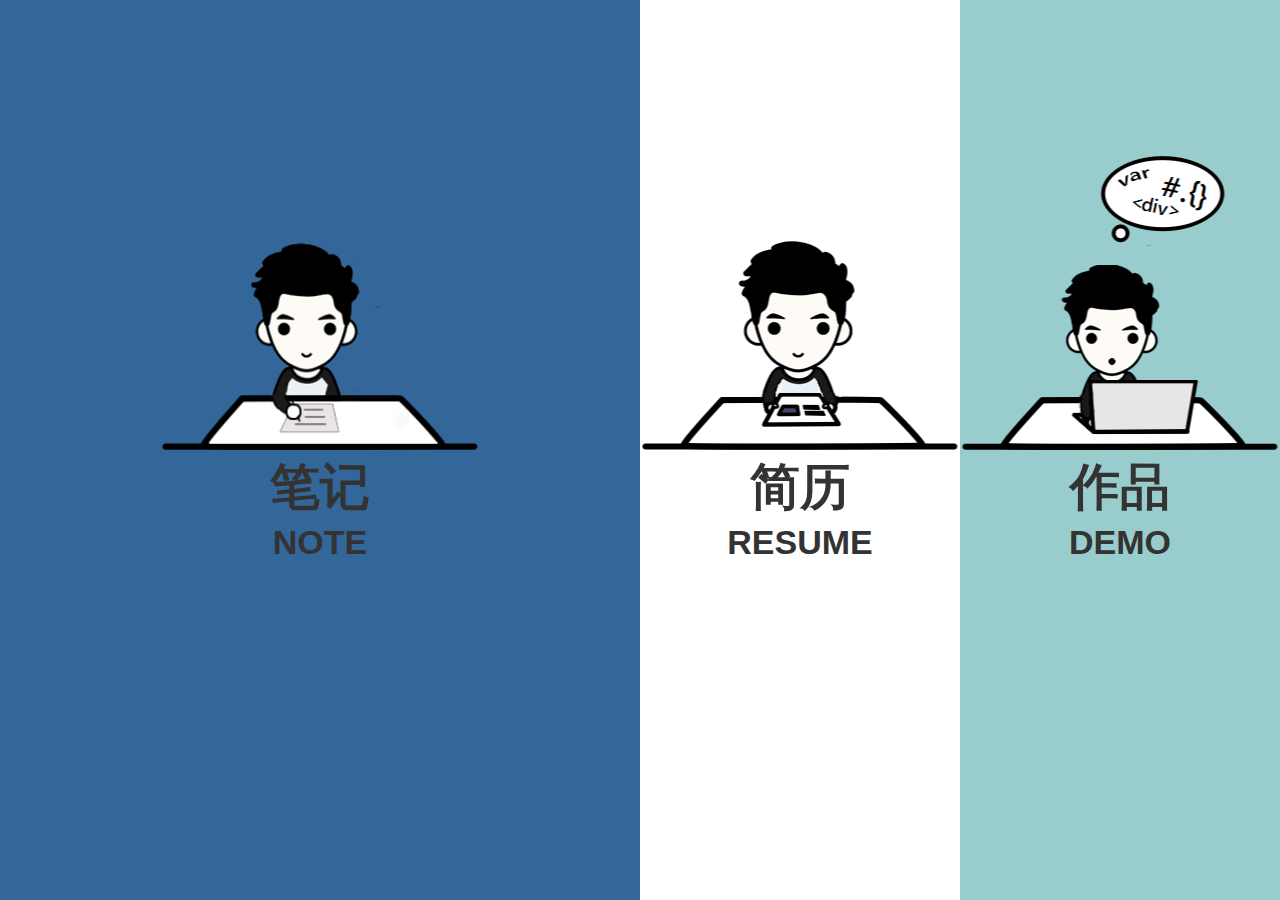
<file: index.html>
<!DOCTYPE html>
<html lang="zh-cmn-Hans">
<head>
    <meta charset="UTF-8">
    <meta name="viewport" content="width=device-width,initial-scale=1,user-scalable=0">
    <title>徐夫子的小屋</title>
    <meta name="description" content="前端个人网站">
    <meta name="keywords" content="HTML,CSS,前端,重构,简历">
    <meta name="author" content="Apollozz">
    <link rel="stylesheet" href="styles/main.css"/>
    <link rel="shortcut icon" href="images/favicon.ico" /> 
</head>
<body>
    <div class="wrap-container">
        <a class="container container-1" href="note/index.html">
            <div class="container-pic"></div>
            <div class="container-info">
                <h3 class="container-title">笔记</h3>
                <h4 class="container-subtitle">NOTE</h4>
            </div>
        </a>
        <a class="container container-2" href="resume/index.html">
            <div class="container-pic"></div>
            <div class="container-info">
                <h3 class="container-title">简历</h3>
                <h4 class="container-subtitle">RESUME</h4>
            </div>
        </a>
        <a class="container container-3" href="demo/index.html">
            <div class="container-pic"></div>
            <div class="container-info">
                <h3 class="container-title">作品</h3>
                <h4 class="container-subtitle">DEMO</h4>
            </div>
        </a>
    </div>
</body>
</html>
</file>
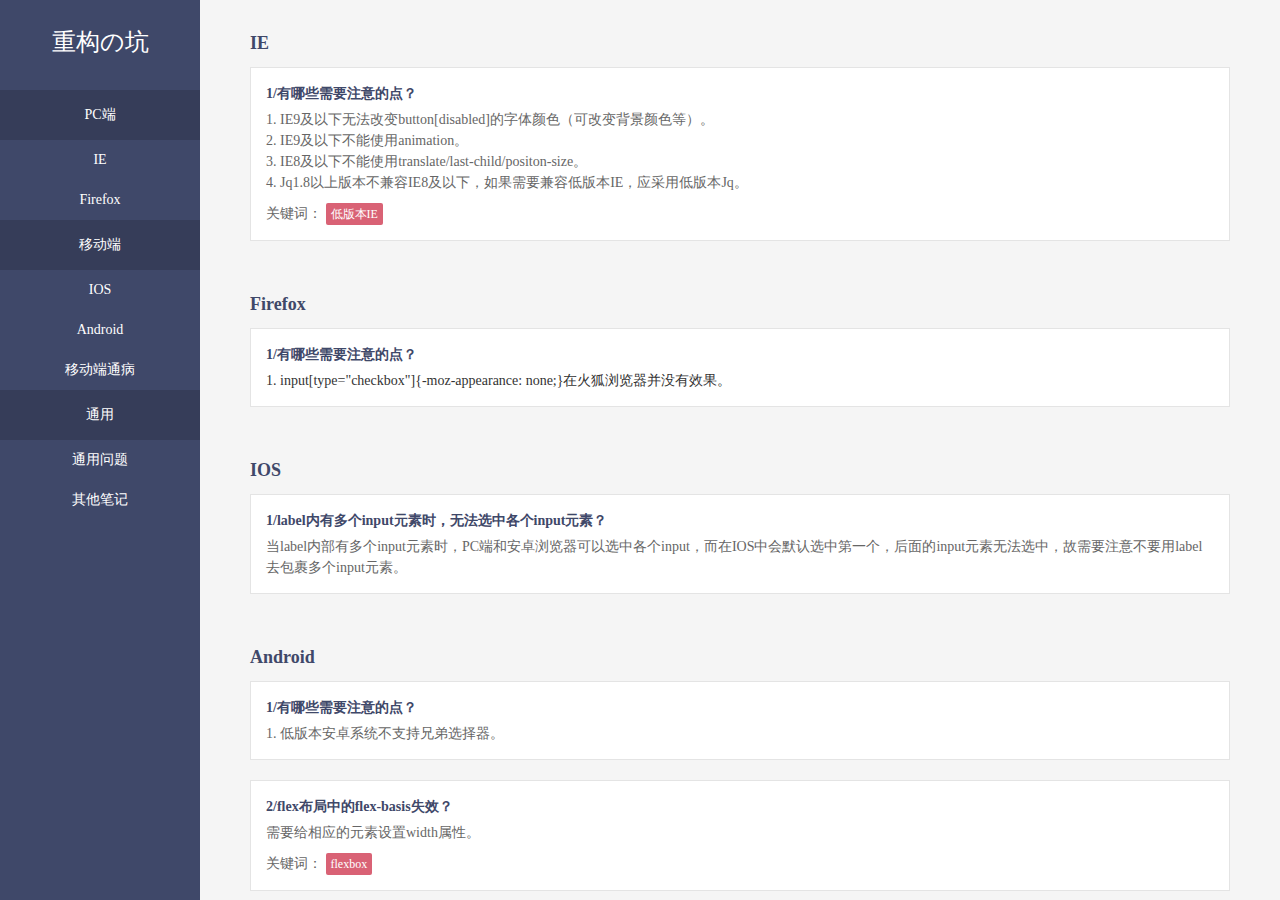
<file: note/index.html>
<!DOCTYPE html>
<html lang="ch">
<head>
    <meta charset="UTF-8">
    <title>重构の坑</title>
    <meta name="description" content="前端个人网站">
    <meta name="keywords" content="HTML,CSS,前端,重构,简历">
    <meta name="author" content="Apollozz">
    <link rel="shortcut icon" href="images/favicon.ico" /> 
    <meta name="viewport" content="width=device-width,initial-scale=1,user-scalable=0">
    <link rel="stylesheet" href="styles/prism.css">
    <link rel="stylesheet" href="styles/main.css">
    <script src="js/jquery.min.js"></script>
    <script src="js/index.js"></script>
    <script src="js/prism.js"></script>
</head>
<body>
<!-- 分享图片 -->
<div style="display: none;">
    <img src="images/share.png" style="display: block;width: 350px;height: 350px;">
</div>
<div class="container">
    <!-- 侧边导航栏 -->
    <div class="nav" data-on="off">
        <header class="nav-header">
            重构の坑
            <span class="icon-menu">
                <span class="line line-1"></span>
                <span class="line line-2"></span>
                <span class="line line-3"></span>
            </span>
        </header>
        <ul class="wrap-nav-item" data-scroll="off">
            <li class="nav-item nav-item-first active">
                PC端
                <ul class="wrap-nav-item-inner">
                    <li class="nav-item nav-item-second"><a data-href="#pc1">IE</a></li>
                    <li class="nav-item nav-item-second"><a data-href="#pc2">Firefox</a></li>
                </ul>
            </li>
            <li class="nav-item nav-item-first">
                移动端
                <ul class="wrap-nav-item-inner">
                    <li class="nav-item nav-item-second"><a data-href="#mobile1">IOS</a></li>
                    <li class="nav-item nav-item-second"><a data-href="#mobile2">Android</a></li>
                    <li class="nav-item nav-item-second"><a data-href="#mobile3">移动端通病</a></li>
                </ul>
            </li>
            <li class="nav-item nav-item-first">
                通用
                <ul class="wrap-nav-item-inner">
                    <li class="nav-item nav-item-second"><a data-href="#common1">通用问题</a></li>
                    <li class="nav-item nav-item-second"><a data-href="#common2">其他笔记</a></li>
                </ul>
            </li>
        </ul>
    </div>
    <!-- 主体内容 -->
    <div class="content">
        <div class="wrap-content">
            <!-- PC IE -->
            <div class="wrap-content-item" id="pc1">
                <h3 class="content-item-title">IE</h3>
                <div class="content-item">
                    <h4 class="question">1/有哪些需要注意的点？</h4>
                    <ol class="answer">
                        <li>IE9及以下无法改变button[disabled]的字体颜色（可改变背景颜色等）。</li>
                        <li>IE9及以下不能使用animation。</li>
                        <li>IE8及以下不能使用translate/last-child/positon-size。</li>
                        <li>Jq1.8以上版本不兼容IE8及以下，如果需要兼容低版本IE，应采用低版本Jq。</li>
                    </ol>
                    <div class="keyword">
                        <span>关键词：</span>
                        <span class="keyword-item">低版本IE</span>
                    </div>
                </div>
            </div>

            <!-- PC Firefox -->
            <div class="wrap-content-item" id="pc2">
                <h3 class="content-item-title">Firefox</h3>
                <div class="content-item">
                    <h4 class="question">1/有哪些需要注意的点？</h4>
                    <p class="answer">
                        <ol>
                            <li>input[type="checkbox"]{-moz-appearance: none;}在火狐浏览器并没有效果。</li>
                        </ol>
                    </p>
                </div>
            </div>

            <!-- 移动端 IOS -->
            <div class="wrap-content-item" id="mobile1">
                <h3 class="content-item-title">IOS</h3>
                <div class="content-item">
                    <h4 class="question">1/label内有多个input元素时，无法选中各个input元素？</h4>
                    <p class="answer">当label内部有多个input元素时，PC端和安卓浏览器可以选中各个input，而在IOS中会默认选中第一个，后面的input元素无法选中，故需要注意不要用label去包裹多个input元素。</p>
                </div>
            </div>

            <!-- 移动端 Android -->
            <div class="wrap-content-item" id="mobile2">
                <h3 class="content-item-title">Android</h3>
                <div class="content-item">
                    <h4 class="question">1/有哪些需要注意的点？</h4>
                    <ol class="answer">
                        <li>低版本安卓系统不支持兄弟选择器。</li>
                    </ol>
                </div>
                <div class="content-item">
                    <h4 class="question">2/flex布局中的flex-basis失效？</h4>
                    <p class="answer">需要给相应的元素设置width属性。</p>
                    <div class="keyword">
                        <span>关键词：</span>
                        <span class="keyword-item">flexbox</span>
                    </div>
                </div>
                <div class="content-item">
                    <h4 class="question">3/svg元素对css中的tranform支持性不好，若对其设置2D变换会出现有背景色等bug？</h4>
                    <p class="answer">若需要对其设置2D变换，可采用在svg元素外层进行包裹，对其包裹层设置动画的方法。</p>
                    <div class="keyword">
                        <span>关键词：</span>
                        <span class="keyword-item">SVG</span>
                    </div>
                </div>
            </div>

            <!-- 移动端 通病 -->
            <div class="wrap-content-item" id="mobile3">
                <h3 class="content-item-title">移动端通病</h3>
                <div class="content-item">
                    <h4 class="question">1/设置为{flex: 1;}的input，如果font-size过大，会导致整个input莫名变高，并挤压到其他元素？</h4>
                    <p class="answer">给设置为flexbox的input添加一个width，具体数值没有限定，宽度不起作用，但能解决上述问题。</p>
                    <div class="keyword">
                        <span>关键词：</span>
                        <span class="keyword-item">flexbox</span>
                    </div>
                </div>
                <div class="content-item">
                    <h4 class="question">2/设置为{overflow: hidden; border-radius: 4px;}的元素，内部子元素若设置transform动画时，会有溢出现象，border-radius失效？</h4>
                    <p class="answer">给设置了border-radius的元素设置z-index。</p>
                </div>
                <div class="content-item">
                    <h4 class="question">3/IOS7及低版本安卓系统中，行内元素设置为flexbox后无法改变其作为行内元素的属性？</h4>
                    <p class="answer">对行内元素设置{display: block;}（注意：display: inline-block;无效）。</p>
                    <div class="keyword">
                        <span>关键词：</span>
                        <span class="keyword-item">flexbox</span>
                    </div>
                </div>
                <div class="content-item">
                    <h4 class="question">4/body设置{width: 100%; height: 100%; overflow: hidden;}，在PC端浏览器上页面显示正常，无法滚动，但是在移动端上body依然存在滚动行为？</h4>
                    <p class="answer">让html和body元素都设置{height: 100%; overflow: hidden;}，最好在body再设置{position: relative;}</p>
<pre class="pre"><code class="language-css">html,body{
    height: 100%;
    overflow: hidden;
}
body{
    position: relative;
}
</code></pre>
                </div>
                <div class="content-item">
                    <h4 class="question">5/按钮文字已经设置了line-height却没有垂直居中？</h4>
                    <p class="answer">button元素有默认的padding，最好在reset中对其设置{padding: 0;}。</p>
                </div>
            </div>

            <!-- 通用问题 -->
            <div class="wrap-content-item" id="common1">
                <h3 class="content-item-title">通用问题</h3>
                <div class="content-item">
                    <h4 class="question">1/pre标签默认属性{white-space: pre;}，会保护内容宽度而撑宽父元素？</h4>
                    <p class="answer">若需要破坏撑宽机制，可对其设置为{white-space: pre-wrap;}。</p>
                </div>
                <div class="content-item">
                    <h4 class="question">2/input元素或者textarea元素中，闪动的光标颜色与设定的字体颜色相同（即color属性），如何更改光标颜色？</h4>
                    <p class="answer">首先，利用color属性设定所需要的光标颜色，然后输入文字的颜色利用text-shadow进行重设。</p>
<pre class="pre"><code class="language-css">input{
    color: blue;  &lt;!-- 光标颜色 --&gt;
    text-shadow: 0 0 0 #000;  &lt;!-- 输入字体颜色 --&gt;
    -webkit-text-fill-color: transparent;
}
</code></pre>
                    <div class="keyword">
                        <span>关键词：</span>
                        <span class="keyword-item">光标</span>
                    </div>
                </div>
                <div class="content-item">
                    <h4 class="question">3/如何设置一个有placeholder的select元素？</h4>
                    <p class="answer">解决方法如下：</p>
<pre class="pre"><code class="language-css">select:invalid{
    color: #999;
}
</code></pre>
<pre class="pre"><code class="language-html">&lt;select required&gt;
    &lt;option value=&quot;&quot; disabled selected hidden&gt;Please Choose&lt;/option&gt;
&lt;/select&gt;
</code></pre>
                    <div class="keyword">
                        <span>关键词：</span>
                        <span class="keyword-item">select</span>
                    </div>
                </div>
                <div class="content-item">
                    <h4 class="question">4/textarea元素不能设置max-height属性？</h4>
                    <p class="answer">可以采用给div添加属性 contenteditable="true"，可模拟成一个textarea，同时可以设置高度限制。</p>
<pre class="pre"><code class="language-html">&lt;div contenteditable=&quot;true&quot; style=&quot;max-height: 100px;&quot;&gt;
    我是一个可以编辑内容的div
&lt;/div&gt;
</code></pre>
                    <div class="keyword">
                        <span>关键词：</span>
                        <span class="keyword-item">textarea</span>
                    </div>
                </div>
                <div class="content-item">
                    <h4 class="question">5/图片下方多出来几个空白的像素？</h4>
                    <p class="answer">img属于inline元素，inline因为受到字号和行间距的影响底部留出了一段距离。解决方法有：
                        <br/>(1) img元素块级化；
                        <br/>(2) 父元素字号或者行间距为0；
                        <br/>(3) img {vertical-align: middle;} 。</p>
<pre class="pre"><code class="language-css">img{display: block;}

div{font-size: 0;}
div{line-height: 0;}

img{vertival-align: middle;}
</code></pre>
                    <div class="keyword">
                        <span>关键词：</span>
                        <span class="keyword-item">img几个像素空白</span>
                    </div>
                </div>
            </div>

            <!-- 其他笔记 -->
            <div class="wrap-content-item" id="common2">
                <h3 class="content-item-title">其他笔记</h3>
                <div class="content-item">
                    <h4 class="question">1/觉得还不错的参考资料 </h4>
                    <ol class="answer">
                        <li><a class="answer-link" href="http://dwz.cn/4p8xOQ" target="_blank">最全的CSS HACK</a></li>
                        <li><a class="answer-link" href="http://www.cnblogs.com/xljzlw/p/4769706.html" target="_blank">使用SASS和Compass合并雪碧图</a></li>
                        <li><a class="answer-link" href="http://www.webhek.com/draw-a-stickman/" target="_blank">SVG绘图-小人动画</a></li>
                        <li><a class="answer-link" href="http://dwz.cn/4p8wDr" target="_blank">@mixin和@extend该如何选择</a></li>
                        <li><a class="answer-link" href="http://dwz.cn/4p99ij" target="_blank">canvas画图基础</a></li>
                    </ol>
                </div>
                <div class="content-item">
                    <h4 class="question">2/animation-fill-mode: none | both | forwards | backwards</h4>
                    <p class="answer">animation相关属性</p>
                    <div class="keyword">
                        <span>关键词：</span>
                        <span class="keyword-item">animation</span>
                    </div>
                </div>
                <div class="content-item">
                    <h4 class="question">3/-webkit-font-smoothing: none(适合低像素文本) | subpixel-antialiased(默认值) | antialiased(抗锯齿) </h4>
                    <p class="answer">该属性可以使页面上的字体抗锯齿，使用后字体看起来会更清晰舒服，但针对小号字体使用none较为合适，但目前该属性已从W3C标准中移除，慎用！</p>
                    <div class="keyword">
                        <span>关键词：</span>
                        <span class="keyword-item">抗锯齿</span>
                    </div>
                </div>
            </div>
        </div>
    </div>
    <!-- 主体内容结束 -->
</div>
</body>
</html>
</file>
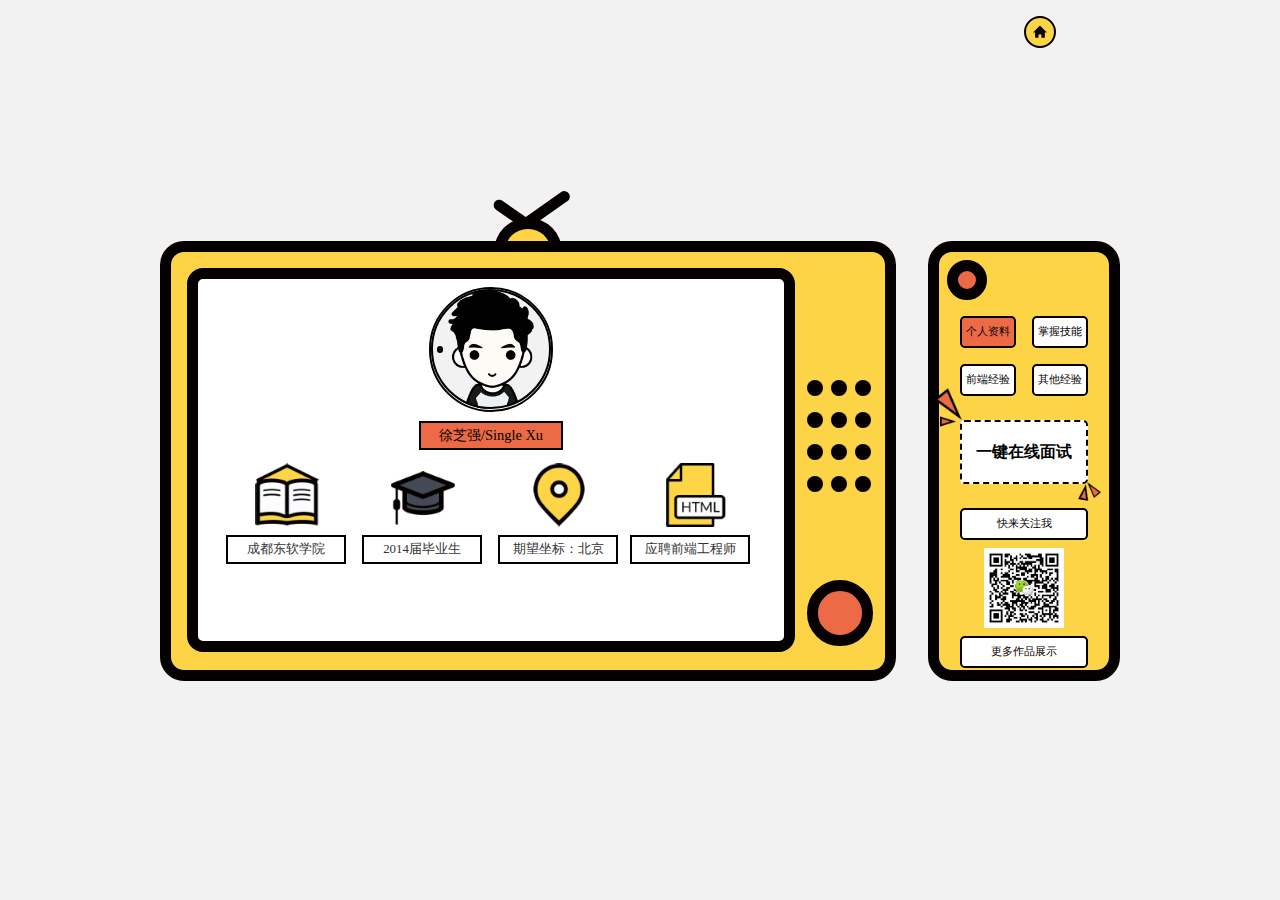
<file: resume/index.html>
<!DOCTYPE html>
<html lang="en">
<head>
	<meta charset="UTF-8">
	<title>徐夫子的小屋</title>
	<meta name="description" content="前端个人网站">
	<meta name="keywords" content="HTML,CSS,前端,重构,前端简历">
	<meta name="author" content="vvvvxu">
	<link rel="shortcut icon" href="images/favicon.ico" /> 
	<link rel="stylesheet" href="css/index.css">
</head>
<body>
	<!-- 首页的各种资料 -->
	<div class="wrapper">
		<div class="container">
			<div class="tv_wrapper">
				<div class="tv_inner">
					<div class="tv_blank">
						<div class="tv_blank_up"></div>
						<div class="tv_blank_down"></div>
					</div>
					<div class="personal_info">
						<div class="my_photo">
							<!-- <img src="images/my_photo.png"> -->
							<div class="my_photo_img"></div>
							<div class="my_pic_box">
								<div class="my_pic"></div>
								<!-- <img src="images/my_pic.png" class="my_pic"> -->
							</div>
							<span class="pic_ding"></span>
						</div>
						<div class="my_name_box">
							<p>徐芝强/Single Xu</p>
						</div>
						<div class="my_icon_box">
							<div class="icon_school"></div>
							<div class="icon_grade"></div>
							<div class="icon_location"></div>
							<div class="icon_job"></div>
						</div>
						<div class="tap_1">
							<p>成都东软学院<br/>大专学历</p>
						</div>
						<div class="tap_2">
							<p>2014届毕业生<br/>两年工作经验</p>
						</div>
						<div class="tap_3">
							<p>期望坐标：北京<br/>因为是帝都</p>
						</div>
						<div class="tap_4">
							<p>应聘前端工程师<br/>就是喜欢</p>
						</div>
						<div class="hover_me">不试试怎么知道没有真相</div>
						<div class="my_skill">
							<div class="my_skill_cont">
								<div class="my_skill_row">
									<div class="html5">html5</div>
									<div class="css3">css3</div>
								</div>
								<div class="my_skill_row">
									<div class="html">HTML</div>
									<div class="css">CSS</div>
								</div>
								<div class="my_skill_row">
									<div class="js">JavaScript</div>
									<div class="jquery">jQuery</div>
								</div>
								<div class="my_skill_row">
									<div class="ajax">React</div>
									<div class="seajs">Vue</div>
									<div class="php">PHP</div>
								</div>
								<div class="my_skill_row">
									<div class="nj">NodeJS</div>
									<div class="jp">git</div>
								</div>
								<div class="my_skill_row">
									<div class="zp">Zepto</div>
									<div class="bt">Bootstrap</div>
								</div>
							</div>
						</div>
						<div class="my_intern">
							<div class="my_intern_cont">
								<h3 class="my_intern_title">前端开发经验</h3>
								<h4 class="my_intern_comp">北京智能社-前端全栈培训</h4>
								<span class="my_intern_time">2016.09-2017.01</span>
								<ul>
									<li class="my_intern_item">根据产品需求和设计稿,负责前端界面的前端构建，各类交互设计与实现</li>
									<li class="my_intern_item">运用JS+CSS3+HTML5开发响应式网站并兼容多种设备</li>
									<li class="my_intern_item">运用Ajax、jsonP、Vue等配合后台API，实现后台数据交互、展现</li>
									<li class="my_intern_item">运用NodeJS开发具备处理简单请求的服务器</li>
									<li class="my_intern_item">运用Grunt、Gulp、Git和SVN等进行项目的管理及迭代</li>
									<li class="my_intern_item">优化产品前端代码，实现代码的模块化和可重用性</li>
									<li class="my_intern_item">追踪前端技术的发展，结合实际应用需求进行改进与创新</li>
								</ul>
							</div>	
						</div>
						<div class="my_exp">
							<div class="my_exp_box">
								<h3 class="my_intern_title">运维经验</h3>
								<h4 class="my_intern_comp">北京惠买在线网络科技有限公司-桌面运维</h4>
								<span class="my_intern_time">2016.03-2016.08</span>
								<ul>
									<li class="my_intern_item">负责公司个人PC的桌面维护及问题解决、台式机、笔记本电脑、投影仪、打印机等硬件设备的维护与故障修复</li>
									<li class="my_intern_item">负责公司内部个人操作系统和办公类应用软件的安装与维护</li>
									<li class="my_intern_item">负责公司内部基础网络部署及故障排查</li>
									<li class="my_intern_item">及时解答和解决公司员工提出的IT应用问题，指导培训员工使用桌面电脑及相关软件</li>
									<li class="my_intern_item">进行办公设备选型及采购执行，协助管理公司办公类固定资产</li>
								</ul>
							</div>	
						</div>

					</div>
				</div>
				<div class="tv_sound">
					<div></div>
					<div></div>
					<div></div>
					<div></div>
					<div></div>
					<div></div>
					<div></div>
					<div></div>
					<div></div>
					<div></div>
					<div></div>
					<div></div>
				</div>
				<div class="tv_btn" data-status="on"></div>
				<div class="tv_ps">点击下方电视开关，再按遥控噢！</div>
				<div class="tv_hand"></div>
				<div class="tv_head"></div>
				<div class="tv_ante_1"></div>
				<div class="tv_ante_2"></div>
			</div>
			<div class="control_wrapper">
				<div class="control_btn"></div>
				<ul class="control_ul">
					<li class="control_cats cats_active">个人资料</li>
					<li class="control_cats cats_negative">掌握技能</li>
					<li class="control_cats cats_negative">前端经验</li>
					<li class="control_cats cats_negative">其他经验</li>
				</ul>
				<div class="control_view">
					一键在线面试
					<div class="flash_1"></div>
					<div class="flash_2"></div>
					<div class="flash_3"></div>
					<div class="flash_4"></div>
				</div>
				<div class="contact">
					<h3 class="contact_h3">快来关注我</h3>
					<ul class="contact_info">
						<span class="contact_qrcode"></span>
						<!-- <li class="contact_box">
							<i class="contact_qq"></i>
							<p>496200723(qq)</p>
						</li>
						<li class="contact_box">
							<i class="contact_email"></i>
							<p>vvvvxu@gmail.com</p>
						</li> -->
					</ul>
				</div>
				<div class="works">更多作品展示</div>
			</div>
			<a class="my_download" href="../index.html">
				<i></i>
				<span>返回首页</span>
			</a>
			
		</div>
	</div>
	<!-- 一键面试区 -->
	<div class="view">
		<div class="view_wrapper">
			<div class="my_pic_work">
				<div class="my_pic_work_img"></div>
			</div>
			<div class="welcome_work">
				<p class="welcome_work_p">
					亲爱的面试官，早上好！
				</p>
			</div>
			<!-- 问题列表 -->
			<div class="q_list q_list_1">
				<div class="q_list_num">
					<span>1</span>
					<p class="q_list_cont">简单自我介绍一下。</p>
				</div>			
			</div>
			<div class="q_list q_list_2">
				<div class="q_list_num">
					<span>2</span>
					<p class="q_list_cont">为什么想做前端工程师？</p>
				</div>
			</div>
			<div class="q_list q_list_3">
				<div class="q_list_num">
					<span>3</span>
					<p class="q_list_cont">为什么不继续从事运维？</p>
				</div>
			</div>
			<div class="q_list q_list_4">
				<div class="q_list_num">
					<span>4</span>
					<p class="q_list_cont">你有怎样的优势和不足？</p>
				</div>
			</div>
			<div class="q_list q_list_5">
				<div class="q_list_num">
					<span>5</span>
					<p class="q_list_cont">你的梦想？</p>
				</div>
			</div>
			<div class="my_a_box">
				<div class="a_pre">
					点击左测标题，看看我的答案吧！
				</div>
				<!-- 第一个答案 -->
				<div class="a_1">
					<p class="a_1_p">你好，我是</p>
					<p class="a_1_p">来自成都东软学院的</p>
					<p class="a_1_p">崇尚科学爱好和平的</p>
					<p class="a_1_p">好奇心突破天际的</p>
					<p class="a_1_p">只想做个安静的小前端</p>
					<p class="a_1_p">喜欢捣鼓些东西（比如本网站）的</p>
					<p class="a_1_p">喜欢捣鼓些东</p>
					<p class="a_1_p">Single Xu</p>
				</div>
				<!-- 第二个答案 -->
				<div class="a_2">
					<p class="a_2_p">可能就像这一句情话</p>
					<p class="a_2_p">You are the css to my html.</p>
					<p class="a_2_p">“我的生活索然无味，</p>
					<p class="a_2_p">直到遇见了你。”</p>
					<p class="a_2_p">（在IE6这瓶浓硫酸没把你毁容之前T.T)</p>
					<div class="a_2_img">
						<div class="a_2_img_img"></div>
					</div>
				</div>
				<!-- 第三个答案 -->
				<div class="a_3">
					<p class="a_3_p">因为运维</p>
					<p class="a_3_p">挺乏味的</p>
					<p class="a_3_p">主流技术更新太慢</p>
					<p class="a_3_p">提升空间较小</p>
					<p class="a_3_p">具有创造性的开发才是我的归属！</p>
				</div>
				<!-- 第四个答案 -->
				<div class="a_4">
					<p class="a_4_p">我的不足是：大型项目经验缺乏</p>
					<p class="a_4_p">导致知识面不够全面广泛，学习ing!</p>
					<div class="a_4_img_cry"></div>
					<p class="a_4_p">我的优势是：学习能力强上手快</p>
					<p class="a_4_p">高效的学习并及时总结是我工作至今的心得</p>
					<p class="a_4_p">如果你在寻找能立即上手的人</p>
					<p class="a_4_p">那就选我吧！</p>
					<div class="a_4_img_flash"></div>
				</div>
				<!-- 第五个答案 -->
				<div class="a_5">
					<p class="a_5_p">有一只喵在晒太阳 ฅ^•ﻌ•^ฅ</p>
					<p class="a_5_p">有一只汪在等狗粮 (ฅ´ω`ฅ)</p>
					<p class="a_5_p">有一个人</p>
					<p class="a_5_p">在陪我打代码</p>
					<p class="a_5_p">。</p>
					<p class="a_5_p">。</p>
					<p class="a_5_p">。</p>
					<p class="a_5_p">当然，得先有一个你给我发offer！</p>
				</div>
			</div>
		</div>
		<div class="view_off"></div>
	</div>
	<!-- 更多作品的头部 -->
	<div class="work_header">
		<div class="work_header_inner">
			<div class="header_pic">
				<div class="header_pic_img"></div>
			</div>
			<h2 class="header_name">徐芝强想成为一名{前端工程师}</h2>
			<div class="header_mail">
				<span></span><a href="mailto:vvvvxu@gmail.com">vvvvxu@gmail.com</a>
			</div>
			<!-- <div class="header_qq">
				<span></span>496200723
			</div> -->
			<div class="back_btn">
				回看电视
			</div>
		</div>
	</div>
	<!-- 更多作品内容 -->
	<div class="work_wrapper">
		<div class="work_container">
			<div class="work_box">
				<div class="work_title">UCT官网</div>
				<div class="icon_pen_1"></div>
				<div class="icon_pen_2"></div>
				<div class="icon_ankle"></div>
				<div class="work_pic work_pic_1">
					<div class="uct_show_img"></div>
				</div>
				<div class="work_info">
					<h3>正式上线版(点击查看）：</h3>
					<a href="http://www.uctoo.com" target="_blank">www.uctoo.com</a>
					<p>
						<span>工作：</span>首页/客户案例/合作加盟的页面重构及交互动画<br/>
						<span>重点：</span>全屏滚动/CSS动画/SVG绘图/导航滑块动画
					</p>
				</div>
			</div>
			<div class="work_box">
				<div class="work_title">九阳厨房电器</div>
				<div class="icon_ele"></div>
				<div class="icon_ankle"></div>
				<div class="work_pic work_pic_2">
					<div class="jiuyang_show_img"></div>
				</div>
				<div class="work_info work_info_1">
					<h3>请扫描二维码在移动端查看：</h3>
					<div class="jiuyang_code_img"></div>
					<p>
						<span>工作：</span>页面重构/交互动画<br/>
						<span>重点：</span>扫烟动效/页面内拖动特效/图片轮播/性能优化
					</p>
				</div>
			</div>
			<div class="work_box">
				<div class="work_title">大转盘模块</div>
				<div class="icon_circle_2"></div>
				<div class="icon_circle_1"></div>
				<div class="icon_ankle"></div>
				<div class="work_pic work_pic_3">
					<div class="zhuanpan_show_img"></div>
				</div>
				<div class="work_info work_info_1">
					<h3>请扫描二维码在移动端查看：</h3>
					<div class="zhuanpan_code_img"></div>
					<p>
						<span>工作：</span>页面重构/数据接入<br/>
						<span>重点：</span>自定义转盘参数/CSS绘制转盘/响应式
					</p>
				</div>
			</div>
			<div class="work_box">
				<div class="work_title">喱喱学车新年活动</div>
				<div class="icon_huatong"></div>
				<div class="icon_ankle"></div>
				<div class="work_pic work_pic_4">
					<div class="xueche_show_img"></div>
				</div>
				<div class="work_info work_info_1">
					<h3>请扫描二维码在移动端查看：</h3>
					<div class="xueche_code_img"></div>
					<p>
						<span>工作：</span>页面重构/交互动画/数据接入<br/>
						<span>重点：</span>元素动画特效/界面优化
					</p>
				</div>
			</div>
		</div>
	</div>
	<!-- 回到顶部 -->
	<div class="gototop" id="gototop">
		<div class="bow"></div>
		<div class="arrow"></div>
		<p>好嗨森！你看到了这里</p>
	</div>
	<div class="gototop_on" id="gototop_on">
		<div class="bow"></div>
		<div class="arrow"></div>
	</div>
<script src="js/jquery2.1.min.js"></script>
<script src="js/index.js"></script>
</body>
</html>
</file>
<file: note/styles/prism.css>
/* http://prismjs.com/download.html?themes=prism-coy&languages=markup+css+clike+javascript */
/**
 * prism.js Coy theme for JavaScript, CoffeeScript, CSS and HTML
 * @author Tim  Shedor
 */

.pre{
	margin-top: 10px;
	color: #333;
}

code[class*="language-"],
pre[class*="language-"] {
	color: #333;
	background: none;
	font-family: Consolas, Monaco, 'Andale Mono', 'Ubuntu Mono', monospace;
	text-align: left;
	white-space: pre-wrap;
	white-space: pre;
	word-spacing: normal;
	word-break: normal;
	word-wrap: normal;
	line-height: 1.5;
	-moz-tab-size: 4;
	-o-tab-size: 4;
	tab-size: 4;
	-webkit-hyphens: none;
	-moz-hyphens: none;
	-ms-hyphens: none;
	hyphens: none;
}


/* Code blocks */
pre[class*="language-"] {
	overflow: visible;
	padding: 0;
	border: 1px dashed #ccc;
	background: #f5f5f5;
	display: block;
}

code[class*="language"] {
	max-height: inherit;
	height: 100%;
	padding: 0.5em 1em;
	display: block;
	overflow: auto;
}

.token.comment,
.token.block-comment,
.token.prolog,
.token.doctype,
.token.cdata {
	color: #7D8B99;
}

.token.punctuation {
	color: #5F6364;
}

.token.property,
.token.tag,
.token.boolean,
.token.number,
.token.function-name,
.token.constant,
.token.symbol,
.token.deleted {
	color: #c92c2c;
}

.token.selector,
.token.attr-name,
.token.string,
.token.char,
.token.function,
.token.builtin,
.token.inserted {
	color: #2f9c0a;
}

.token.operator,
.token.entity,
.token.url,
.token.variable {
	color: #a67f59;
	background: rgba(255, 255, 255, 0.5);
}

.token.atrule,
.token.attr-value,
.token.keyword,
.token.class-name {
	color: #1990b8;
}

.token.regex,
.token.important {
	color: #e90;
}

.language-css .token.string,
.style .token.string {
	color: #a67f59;
	background: rgba(255, 255, 255, 0.5);
}

.token.important {
	font-weight: normal;
}

.token.bold {
	font-weight: bold;
}
.token.italic {
	font-style: italic;
}

.token.entity {
	cursor: help;
}

.namespace {
	opacity: .7;
}


/* Plugin styles */
.token.tab:not(:empty):before,
.token.cr:before,
.token.lf:before {
	color: #e0d7d1;
}

/* Plugin styles: Line Numbers */
pre[class*="language-"].line-numbers {
	padding-left: 0;
}

pre[class*="language-"].line-numbers code {
	padding-left: 3.8em;
}

pre[class*="language-"].line-numbers .line-numbers-rows {
	left: 0;
}

/* Plugin styles: Line Highlight */
pre[class*="language-"][data-line] {
	padding-top: 0;
	padding-bottom: 0;
	padding-left: 0;
}
pre[data-line] code {
	position: relative;
	padding-left: 4em;
}
pre .line-highlight {
	margin-top: 0;
}
</file>
<file: resume/css/index.css>
*{
	padding: 0;
	margin: 0;
	box-sizing: border-box;
}

html{
	width: 100%;
	height: 100%;
	font-size: 20px;
	-webkit-text-size-adjust: none;
	font-family:"微軟正黑體","Microsoft Yahei";
}



body{
	width: 100%;
	height: 100%;
	font-family:"微軟正黑體","Microsoft Yahei";
	font-size: 20px;
	background: #f2f2f2;
}

.body_move{
	background: #ec6b46;
}

.wrapper{
	width: 100%;
	height: 100%;
	background: #f2f2f2;
	position: absolute;
	top: 0;
	left: 0;
	-webkit-transition: all 1s;
	-moz-transition: all 1s;
	-ms-transition: all 1s;
	-o-transition: all 1s;
	transition: all 1s;
	z-index: 300;
}

.wrapper_move{
	-webkit-transform: translateY(-100%);
	-moz-transform: translateY(-100%);
	-ms-transform: translateY(-100%);
	-o-transform: translateY(-100%);
	transform: translateY(-100%);
}

.container{
	width: 60rem;
	margin: 0 auto;
	height: 100%;
	padding-top: 1.25rem;
	overflow: hidden;
	position: relative;
}

.tv_wrapper{
	width: 46rem;
	height: 27.5rem;
	background: #fcd445;
	border: 0.7rem solid #040000;
	border-radius: 1.5rem;
	position: relative;
	float: left;
}

.tv_blank{
	width: 38rem;
	height: 24rem;
	border: 0.7rem solid #040000;
	border-radius: 1rem;
	margin: 1rem 0.5rem 0 1rem;
	position: absolute;
	top: 0;
	left: 0;
	z-index: 600;
	overflow: hidden;
	display: none;
}

.tv_blank_up{
	width: 100%;
	height: 50%;
	background: #333;
	border-radius: 0.25rem 0.25rem 0 0;
	-webkit-transform: translateY(-100%);
	-moz-transform: translateY(-100%);
	-ms-transform: translateY(-100%);
	-o-transform: translateY(-100%);
	transform: translateY(-100%);
	-webkit-transition: all 0.3s;
	-moz-transition: all 0.3s;
	-ms-transition: all 0.3s;
	-o-transition: all 0.3s;
	transition: all 0.3s;
}

.tv_blank_down{
	width: 100%;
	height: 50%;
	background: #333;
	border-radius: 0 0 0.25rem 0.25rem;
	-webkit-transform: translateY(100%);
	-moz-transform: translateY(100%);
	-ms-transform: translateY(100%);
	-o-transform: translateY(100%);
	transform: translateY(100%);
	-webkit-transition: all 0.3s;
	-moz-transition: all 0.3s;
	-ms-transition: all 0.3s;
	-o-transition: all 0.3s;
	transition: all 0.3s;
}

.tv_blank_up_move,
.tv_blank_down_move{
	-webkit-transform: translateY(0);
	-moz-transform: translateY(0);
	-ms-transform: translateY(0);
	-o-transform: translateY(0);
	transform: translateY(0);
}


.tv_inner{
	width: 38rem;
	height: 24rem;
	background: #fff;
	border: 0.7rem solid #040000;
	border-radius: 1rem;
	margin: 1rem 0.5rem 0 1rem;
	float: left;
}

.tv_sound{
	width: 4.5rem;
	height: 8rem;
	float: left;
	overflow: hidden;
	margin-top: 7.5rem;
}

.tv_sound div{
	width: 1rem;
	height: 1rem;
	border-radius: 50%;
	float: left;
	background: #040000;
	margin: 0.5rem 0.25rem;
}

.tv_btn{
	width: 4.1rem;
	height: 4.1rem;
	background: #ec6b46;
	border: 0.7rem solid #040000;
	border-radius: 50%;
	float: left;
	margin: 5rem 0 0 0.25rem;
	cursor: pointer;
	-webkit-transition: all 0.3s;
	-moz-transition: all 0.3s;
	-ms-transition: all 0.3s;
	-o-transition: all 0.3s;
	transition: all 0.3s;
}

.tv_btn:hover{
	background: #dc4d23;
}

.tv_ps{
	width: 8.5rem;
	padding: 0.5rem;
	height: 3.5rem;
	position: absolute;
	bottom: 6rem;
	right: -1rem;
	opacity: 0;
	font-size: 0.8rem;
	background: #f2f2f2;
	border: 0.15rem solid #040000;
	border-radius: 0.5rem;
	text-align: center;
	-webkit-transition: all 0.8s;
	-moz-transition: all 0.8s;
	-ms-transition: all 0.8s;
	-o-transition: all 0.8s;
	transition: all 0.8s;
	z-index: 700;
}

.tv_ps_move{
	opacity: 1;
}


.tv_hand{
	width: 3.5rem;
	height: 3.5rem;
	background: url(../images/spite_80.png) no-repeat;
	background-size: 100% auto;
	background-position: 0 0;
	position: absolute;
	bottom: -1.25rem;
	right: -1.25rem;
	opacity: 0;
	-webkit-transform-origin: left top;
	-moz-transform-origin: left top;
	-ms-transform-origin: left top;
	-o-transform-origin: left top;
	transform-origin: left top;
}

.tv_hand_move{
	-webkit-animation: tv_hand_move 2s;
	-moz-animation: tv_hand_move 2s;
	-ms-animation: tv_hand_move 2s;
	-o-animation: tv_hand_move 2s;
	animation: tv_hand_move 2s;
}

@-webkit-keyframes tv_hand_move{
	0%,100%{opacity: 0;-webkit-transform:scale(1);bottom: -1.25rem;right: -1.25rem;}
	40%,60%{opacity: 1;-webkit-transform:scale(1);bottom: 0.6rem;right: 0;}
	50%{opacity: 1;-webkit-transform:scale(0.85);bottom: 0.6rem;right: 0;}
}


@-moz-keyframes tv_hand_move{
	0%,100%{opacity: 0;-moz-transform:scale(1);bottom: -1.25rem;right: -1.25rem;}
	40%,60%{opacity: 1;-moz-transform:scale(1);bottom: 0.6rem;right: 0;}
	50%{opacity: 1;-moz-transform:scale(0.85);bottom: 0.6rem;right: 0;}
}

@-ms-keyframes tv_hand_move{
	0%,100%{opacity: 0;-ms-transform:scale(1);bottom: -1.25rem;right: -1.25rem;}
	40%,60%{opacity: 1;-ms-transform:scale(1);bottom: 0.6rem;right: 0;}
	50%{opacity: 1;-ms-transform:scale(0.85);bottom: 0.6rem;right: 0;}
}

@-o-keyframes tv_hand_move{
	0%,100%{opacity: 0;-o-transform:scale(1);bottom: -1.25rem;right: -1.25rem;}
	40%,60%{opacity: 1;-o-transform:scale(1);bottom: 0.6rem;right: 0;}
	50%{opacity: 1;-o-transform:scale(0.85);bottom: 0.6rem;right: 0;}
}

@keyframes tv_hand_move{
	0%,100%{opacity: 0;transform:scale(1);bottom: -1.25rem;right: -1.25rem;}
	40%,60%{opacity: 1;transform:scale(1);bottom: 0.6rem;right: 0;}
	50%{opacity: 1;transform:scale(0.85);bottom: 0.6rem;right: 0;}
}


.tv_head{
	width: 4.2rem;
	height: 2.1rem;
	border-radius: 2.1rem 2.1rem 0 0;
	position: absolute;
	top: -2.1rem;
	left: 50%;
	margin-left: -2.1rem;
	background: #fcd445;
	border: 0.7rem solid #040000;
}

.tv_ante_1{
	width: 2.5rem;
	height: 0.7rem;
	border-radius: 0.7rem;
	background: #040000;
	position: absolute;
	top:-2.75rem;
	left: 20rem;
	-webkit-transform: rotate(35deg);
	-moz-transform: rotate(35deg);
	-ms-transform: rotate(35deg);
	-o-transform: rotate(35deg);
	transform: rotate(35deg);
}

.tv_ante_2{
	width: 3.5rem;
	height: 0.7rem;
	border-radius: 0.7rem;
	background: #040000;
	position: absolute;
	top:-3rem;
	left: 21.7rem;
	-webkit-transform: rotate(-35deg);
	-moz-transform: rotate(-35deg);
	-ms-transform: rotate(-35deg);
	-o-transform: rotate(-35deg);
	transform: rotate(-35deg);
}

/*遥控器*/

.control_wrapper{
	width: 12rem;
	height: 27.5rem;
	background: #fcd445;
	border: 0.7rem solid #040000;
	border-radius: 1.5rem;
	float: right;
}

.control_btn{
	width: 2.5rem;
	height: 2.5rem;
	border: 0.7rem solid #040000;
	border-radius: 50%;
	background: #ec6b46;
	margin: 0.5rem;
	cursor: pointer;
	-webkit-transition: all 0.3s;
	-moz-transition: all 0.3s;
	-ms-transition: all 0.3s;
	-o-transition: all 0.3s;
	transition: all 0.3s;
}

.control_btn:hover{
	background: #dc4d23;
}

.control_ul{
	width: 9rem;
	height: 7rem;
	overflow: hidden;
	margin: 0 auto;
}

.control_cats{
	width: 3.5rem;
	height: 2rem;
	border: 0.15rem solid #040000;
	background: #fff;
	border-radius: 0.3rem;
	color: #040000;
	font-size: 0.7rem;
	line-height: 1.7rem;
	text-align: center;
	margin: 0.5rem;
	float: left;
	list-style: none;
	cursor: pointer;
	-webkit-transition:all 0.3s;
	-moz-transition:all 0.3s;
	-ms-transition:all 0.3s;
	-o-transition:all 0.3s;
	transition:all 0.3s;
}

.cats_negative:hover{
	background: #f2f2f2;
}

.cats_active{
	background: #ec6b46;
}

.control_view{
	width: 8rem;
	height: 4rem;
	margin: 0 auto;
	border: 0.15rem dashed #040000;
	border-radius: 0.3rem;
	background: #fff;
	text-align: center;
	line-height: 3.7rem;
	cursor: pointer;
	font-size: 1rem;
	font-weight: 600;
	position: relative;
}

.control_view div{
	position: absolute;
}

.control_view .flash_1{
	width: 2rem;
	height: 2rem;
	top: -2.1rem;
	left: -1.9rem;
	background: url(../images/spite_80.png) no-repeat;
	background-size: 100% auto;
	background-position: 0 -36rem;
	-webkit-animation: flash_1 0.8s infinite;
	-moz-animation: flash_1 0.8s infinite;
	-ms-animation: flash_1 0.8s infinite;
	-o-animation: flash_1 0.8s infinite;
	animation: flash_1 0.8s infinite;
}

@-webkit-keyframes flash_1{
	0%,100%{-webkit-transform:scale(1);top:-2.1rem;left: -1.9rem;}
	50%{-webkit-transform:scale(1.1);top:-2.4rem;left: -2.2rem;}
}

@-moz-keyframes flash_1{
	0%,100%{-moz-transform:scale(1);top:-2.1rem;left: -1.9rem;}
	50%{-moz-transform:scale(1.1);top:-2.4rem;left: -2.2rem;}
}

@-ms-keyframes flash_1{
	0%,100%{-ms-transform:scale(1);top:-2.1rem;left: -1.9rem;}
	50%{-ms-transform:scale(1.1);top:-2.4rem;left: -2.2rem;}
}

@-o-keyframes flash_1{
	0%,100%{-o-transform:scale(1);top:-2.1rem;left: -1.9rem;}
	50%{-o-transform:scale(1.1);top:-2.4rem;left: -2.2rem;}
}

@keyframes flash_1{
	0%,100%{transform:scale(1);top:-2.1rem;left: -1.9rem;}
	50%{transform:scale(1.1);top:-2.4rem;left: -2.2rem;}
}



.control_view .flash_2{
	width: 1rem;
	height: 1rem;
	top: -0.55rem;
	left: -1.4rem;
	background: url(../images/spite_80.png) no-repeat;
	background-size: 100% auto;
	background-position: 0 -19rem;
	-webkit-animation: flash_2 0.8s infinite;
	-moz-animation: flash_2 0.8s infinite;
	-ms-animation: flash_2 0.8s infinite;
	-o-animation: flash_2 0.8s infinite;
	animation: flash_2 0.8s infinite;
}

@-webkit-keyframes flash_2{
	0%,100%{left: -1.4rem;}
	50%{left: -1.75rem;}
}

@-moz-keyframes flash_2{
	0%,100%{left: -1.4rem;}
	50%{left: -1.75rem;}
}

@-ms-keyframes flash_2{
	0%,100%{left: -1.4rem;}
	50%{left: -1.75rem;}
}

@-o-keyframes flash_2{
	0%,100%{left: -1.4rem;}
	50%{left: -1.75rem;}
}

@keyframes flash_2{
	0%,100%{left: -1.4rem;}
	50%{left: -1.75rem;}
}

.control_view .flash_3{
	width: 1rem;
	height: 1rem;
	background: url(../images/spite_80.png) no-repeat;
	background-size: 100% auto;
	background-position: 0 -18rem;
	-webkit-transform: rotate(180deg);
	-moz-transform: rotate(180deg);
	-ms-transform: rotate(180deg);
	-o-transform: rotate(180deg);
	transform: rotate(180deg);
	bottom: -1rem;
	right: -1rem;
	-webkit-animation: flash_3 0.8s infinite;
	-moz-animation: flash_3 0.8s infinite;
	-ms-animation: flash_3 0.8s infinite;
	-o-animation: flash_3 0.8s infinite;
	animation: flash_3 0.8s infinite;
}

@-webkit-keyframes flash_3{
	0%,100%{bottom:-1rem;right: -1rem;}
	50%{bottom:-1.2rem;right: -1.2rem;}
}

@-moz-keyframes flash_3{
	0%,100%{bottom:-1rem;right: -1rem;}
	50%{bottom:-1.2rem;right: -1.2rem;}
}

@-ms-keyframes flash_3{
	0%,100%{bottom:-1rem;right: -1rem;}
	50%{bottom:-1.2rem;right: -1.2rem;}
}

@-o-keyframes flash_3{
	0%,100%{bottom:-1rem;right: -1rem;}
	50%{bottom:-1.2rem;right: -1.2rem;}
}

@keyframes flash_3{
	0%,100%{bottom:-1rem;right: -1rem;}
	50%{bottom:-1.2rem;right: -1.2rem;}
}

.control_view .flash_4{
	width: 1rem;
	height: 1rem;
	background: url(../images/spite_80.png) no-repeat;
	background-size: 100% auto;
	background-position: 0 -19rem;
	-webkit-transform: rotate(-80deg);
	-moz-transform: rotate(-80deg);
	-ms-transform: rotate(-80deg);
	-o-transform: rotate(-80deg);
	transform: rotate(-80deg);
	bottom: -1.1rem;
	right: -0.35rem;
	-webkit-animation: flash_4 0.8s infinite;
	-moz-animation: flash_4 0.8s infinite;
	-ms-animation: flash_4 0.8s infinite;
	-o-animation: flash_4 0.8s infinite;
	animation: flash_4 0.8s infinite;
}

@-webkit-keyframes flash_4{
	0%,100%{bottom:-1.1rem;}
	50%{bottom:-1.35rem;}
}

@-moz-keyframes flash_4{
	0%,100%{bottom:-1.1rem;}
	50%{bottom:-1.35rem;}
}

@-ms-keyframes flash_4{
	0%,100%{bottom:-1.1rem;}
	50%{bottom:-1.35rem;}
}

@-o-keyframes flash_4{
	0%,100%{bottom:-1.1rem;}
	50%{bottom:-1.35rem;}
}

@keyframes flash_4{
	0%,100%{bottom:-1.1rem;}
	50%{bottom:-1.35rem;}
}

.contact{
	width: 8rem;
	margin: 1.5rem auto 0;
	position: relative;
}

.contact h3, .works{
	width: 8rem;
	height: 2rem;
	margin: 0.75rem auto;
	border: 0.15rem solid #040000;
	border-radius: 0.3rem;
	background: #fff;
	text-align: center;
	font-size: 0.7rem;
	line-height: 1.7rem;
	color: #040000;
	font-weight: 400;
	clear: both;
}

.contact h3.contact_h3{
	margin-bottom: 0;
}

.contact_info{
	width: 8rem;
	/*height: 4rem;*/
	/*height: 5rem;*/
	/*overflow: hidden;*/
}

.contact_box{
	display: block;
	list-style: none;
	height: 2rem;
}

.contact_qrcode{
	height: 5rem;
	width: 5rem;
	background: url(../images/qrcode.jpg) no-repeat;
	background-size: 100% 100%;
	display: block;
	margin: 0.5rem auto;
	position: relative;
	z-index: 20;
	-webkit-transition: all 0.3s;
	-moz-transition: all 0.3s;
	-ms-transition: all 0.3s;
	-o-transition: all 0.3s;
	transition: all 0.3s;
}

.contact_qrcode:hover{
	-webkit-transform: scale(1.5);
	-moz-transform: scale(1.5);
	-ms-transform: scale(1.5);
	-o-transform: scale(1.5);
	transform: scale(1.5);
	box-shadow: 0 0 10px #000;
}

.contact_box i{
	display: inline-block;
	width: 1rem;
	height: 1rem;
	margin-right: 0.25rem;
	float: left;
}

.contact_box .contact_qq{
	background: url(../images/spite_80.png) no-repeat;
	background-size: 100% auto;
	background-position: 0 -13rem;
}

.contact_box .contact_email{
	background: url(../images/spite_80.png) no-repeat;
	background-size: 100% auto;
	background-position: 0 -15rem;
}

.contact_box p{
	float: left;
	font-size: 0.65rem;
	line-height: 1rem;
}

.works{
	margin: 0 auto;
	cursor: pointer;
}

.my_download{
	display: block;
	text-decoration: none;
	width: 2rem;
	height: 2rem;
	border: 0.15rem solid #040000;
	border-radius: 1rem;
	background: #fcd445;
	position: absolute;
	top: 1rem;
	left: 54rem;
	overflow: hidden;
	font-size: 0.8rem;
	-webkit-transition: all 0.5s;
	-moz-transition: all 0.5s;
	-ms-transition: all 0.5s;
	-o-transition: all 0.5s;
	transition: all 0.5s;
	cursor: pointer;
	color: #040000;
}

.my_download:hover{
	width: 6rem;
}

.my_download i{
	display: inline-block;
	width: 1rem;
	height: 1rem;
	/*background: url(../images/spite_80.png) no-repeat;
	background-size: 100% auto;
	background-position: 0 -1rem;*/
	background: url("../images/home.png") no-repeat;
	background-size: 100% 100%;
	margin: 0.35rem;
	float: left;
}

.my_download span{
	line-height: 1.7rem;
}

/*个人资料*/

.personal_info{
	width: 100%;
	height: 100%;
	position: relative;
}

.my_photo{
	width: 7.8rem;
	height: 7.8rem;
	border-radius: 50%;
	border: 0.15rem solid #040000;
	position: relative;
	position: absolute;
	top: 0.5rem;
	left: 50%;
	margin-left: -3.9rem;
	z-index: 30;
	-webkit-transition: all 0.8s;
	-moz-transition: all 0.8s;
	-ms-transition: all 0.8s;
	-o-transition: all 0.8s;
	transition: all 0.8s;
}

.my_photo_move{
	width: 7.8rem;
	height: 7.8rem;
	border-radius: 50%;
	border: 0.15rem solid #040000;
	position: relative;
	position: absolute;
	top: 0.5rem;
	left: 1rem;
	margin-left: 0rem;
	z-index: 30;
	-webkit-transform: scale(0.7);
	-moz-transform: scale(0.7);
	-ms-transform: scale(0.7);
	-o-transform: scale(0.7);
	transform: scale(0.7);
}

.my_photo .my_photo_img{
	width: 7.5rem;
	height: 7.5rem;
	border-radius: 50%;
	background: url(../images/spite_200.png) no-repeat;
	background-size: 100% auto;
	background-position: 0 0;
}

.my_pic_box{
	position: absolute;
	width: 7.5rem;
	height: 7.5rem;
	border-radius: 50%;
	top: 0;
	left: 0;
}

.my_pic_box .my_pic{
	width: 7.5rem;
	height: 7.5rem;
	border-radius: 50%;
	background: #f2f2f2 url(../images/spite_200.png) no-repeat;
	background-size: 100% auto;
	background-position: 0 -7.25rem;
	border: 0.15rem solid #040000;
	-webkit-transition: all 1s;
	-moz-transition: all 1s;
	-ms-transition: all 1s;
	-o-transition: all 1s;
	transition: all 1s;
	-webkit-transform-origin: 0.8rem 50%;
	-moz-transform-origin: 0.8rem 50%;
	-ms-transform-origin: 0.8rem 50%;
	-o-transform-origin: 0.8rem 50%;
	transform-origin: 0.8rem 50%;
}

.pic_ding{
	position: absolute;
	width: 0.4rem;
	height: 0.4rem;
	border-radius: 50%;
	top: 50%;
	margin-top: -0.2rem;
	left: 0.4rem;
	background: #040000;
}

.my_photo:hover>div>div.my_pic{
	-webkit-transform: rotate(90deg);
	-moz-transform: rotate(90deg);
	-ms-transform: rotate(90deg);
	-o-transform: rotate(90deg);
	transform: rotate(90deg);
}

.my_name_box{
	width: 9rem;
	height: 1.8rem;
	margin: 0.5rem auto;
	background: #ec6b46;
	border: 0.15rem solid #040000;
	text-align: center;
	font-size: 0.9rem;
	line-height: 1.5rem;
	position: absolute;
	top: 8.4rem;
	left: 50%;
	margin-left: -4.5rem;
	z-index: 20;
	-webkit-transition: all 0.8s;
	-moz-transition: all 0.8s;
	-ms-transition: all 0.8s;
	-o-transition: all 0.8s;
	transition: all 0.8s;
}

.my_name_box_move{
	position: absolute;
	top: 7rem;
	left: 0.5rem;
	margin-left: 0;
	z-index: 20;
	-webkit-transform: scale(0.8);
	-moz-transform: scale(0.8);
	-ms-transform: scale(0.8);
	-o-transform: scale(0.8);
	transform: scale(0.8);
}

.my_icon_box{
	width: 34rem;
	height: 16rem;
	overflow: hidden;
	margin: 0 auto;
	padding-top: 11.5rem;
}

.icon_school,
.icon_grade,
.icon_location,
.icon_job{
	width: 4rem;
	height: 4rem;
	float: left;
	margin: 0 2.25rem;
}

.icon_school{
	background: url(../images/spite_80.png) no-repeat;
	background-size: 100% auto;
	background-position: 0 -8rem;
}

.icon_grade{
	background: url(../images/spite_80.png) no-repeat;
	background-size: 100% auto;
	background-position: 0 -12rem;
}

.icon_location{
	background: url(../images/spite_80.png) no-repeat;
	background-size: 100% auto;
	background-position: 0 -16rem;
}

.icon_job{
	background: url(../images/spite_80.png) no-repeat;
	background-size: 100% auto;
	background-position: 0 -20rem;
}

.tap_1,
.tap_2,
.tap_3,
.tap_4{
	width: 7.5rem;
	height: 1.8rem;
	background: #fff;
	border: 0.15rem solid #040000;
	text-align: center;
	font-size: 0.8rem;
	line-height: 1.5rem;
	position: absolute;
	top: 16rem;
	overflow: hidden;
	-webkit-transition: all 0.8s;
	-moz-transition: all 0.8s;
	-ms-transition: all 0.8s;
	-o-transition: all 0.8s;
	transition: all 0.8s;
}

.tap_1{
	left: 1.75rem;
}

.tap_2{
	left: 10.25rem;
}

.tap_3{
	left: 18.75rem;
}

.tap_4{
	left: 27rem;
}

.tap_1_move{
	position: absolute;
	left: 1.15rem;
	top: 10rem;
	-webkit-transform: scale(0.8);
	-moz-transform: scale(0.8);
	-ms-transform: scale(0.8);
	-o-transform: scale(0.8);
	transform: scale(0.8);
}

.tap_2_move{
	position: absolute;
	left: 1.15rem;
	top: 12rem;
	-webkit-transform: scale(0.8);
	-moz-transform: scale(0.8);
	-ms-transform: scale(0.8);
	-o-transform: scale(0.8);
	transform: scale(0.8);
}

.tap_3_move{
	position: absolute;
	left: 1.15rem;
	top: 14rem;
	-webkit-transform: scale(0.8);
	-moz-transform: scale(0.8);
	-ms-transform: scale(0.8);
	-o-transform: scale(0.8);
	transform: scale(0.8);
}

.tap_4_move{
	position: absolute;
	left: 1.15rem;
	top: 16rem;
	-webkit-transform: scale(0.8);
	-moz-transform: scale(0.8);
	-ms-transform: scale(0.8);
	-o-transform: scale(0.8);
	transform: scale(0.8);
}

.tap_1 p,
.tap_2 p,
.tap_3 p,
.tap_4 p{
	color: #333;
	-webkit-transition: all 0.8s;
	-moz-transition: all 0.8s;
	-ms-transition: all 0.8s;
	-o-transition: all 0.8s;
	transition: all 0.8s;
}

.tap_1:hover>p,
.tap_2:hover>p,
.tap_3:hover>p,
.tap_4:hover>p{
	-webkit-transform: translateY(-1.5rem);
	-moz-transform: translateY(-1.5rem);
	-ms-transform: translateY(-1.5rem);
	-o-transform: translateY(-1.5rem);
	transform: translateY(-1.5rem);
}

.hover_me{
	position: absolute;
	top: 3.5rem;
	right: 2rem;
	width: 12rem;
	height: 1.5rem;
	background: #f2f2f2;
	text-align: center;
	line-height: 1.5rem;
	opacity: 0;
	display: none;
	font-size: 0.8rem;
	border-radius: 1rem;
}

.hover_me_move{
	-webkit-animation: hover_me 3s infinite;
	-moz-animation: hover_me 3s infinite;
	-ms-animation: hover_me 3s infinite;
	-o-animation: hover_me 3s infinite;
	animation: hover_me 3s infinite;
}

@-webkit-keyframes hover_me{
	0%,100%{opacity: 0;}
	30%,70%{opacity: 1;}
}

@-moz-keyframes hover_me{
	0%,100%{opacity: 0;}
	30%,70%{opacity: 1;}
}

@-ms-keyframes hover_me{
	0%,100%{opacity: 0;}
	30%,70%{opacity: 1;}
}

@-o-keyframes hover_me{
	0%,100%{opacity: 0;}
	30%,70%{opacity: 1;}
}

@keyframes hover_me{
	0%,100%{opacity: 0;}
	30%,70%{opacity: 1;}
}

/*掌握技能*/
.my_skill{
	width: 25rem;
	height: 20rem;
	position: absolute;
	top: 2.25rem;
	left: 10.25rem;
	display: none;
}

.my_skill_cont{
	width: 25rem;
	height: 20rem;
	padding-top: 2.5rem;
	padding-left: 5rem;
}

.my_skill_row{
	width: 15rem;
	height: 1.75rem;
	margin-bottom: 0.75rem;
	overflow: hidden;
}

.my_skill_row div{
	border: 0.15rem solid #040000;
	float: left;
	color: #333;
	font-weight: 600;
	line-height: 1.45rem;
	text-align: center;
	opacity: 0;
	font-size: 0.8rem;
}

.my_skill_row .my_skill_move{
	opacity: 1;
}

.html5{
	width: 5rem;
	margin-right: 0.75rem;
	background-color: #fafcfe;
	-webkit-transition: all 1s 1.2s;
	-moz-transition: all 1s 1.2s;
	-ms-transition: all 1s 1.2s;
	-o-transition: all 1s 1.2s;
	transition: all 1s 1.2s;
}

.css3{
	width: 9.25rem;
	background-color: #fafcfe;
	-webkit-transition: all 2s 0.8s;
	-moz-transition: all 2s 0.8s;
	-ms-transition: all 2s 0.8s;
	-o-transition: all 2s 0.8s;
	transition: all 2s 0.8s;
}

.html{
	width: 9rem;
	margin-right: 0.75rem;
	background: #ec6b46;
	-webkit-transition: all 2s;
	-moz-transition: all 2s;
	-ms-transition: all 2s;
	-o-transition: all 2s;
	transition: all 2s;
}

.css{
	width: 5.25rem;
	background: #ec6b46;
	-webkit-transition: all 2s 0.8s;
	-moz-transition: all 2s 0.8s;
	-ms-transition: all 2s 0.8s;
	-o-transition: all 2s 0.8s;
	transition: all 2s 0.8s;
}

.js{
	width: 6.75rem;
	margin-right: 0.75rem;
	background: #ec6b46;
	-webkit-transition: all 1.8s 1.2s;
	-moz-transition: all 1.8s 1.2s;
	-ms-transition: all 1.8s 1.2s;
	-o-transition: all 1.8s 1.2s;
	transition: all 1.8s 1.2s;
}

.jquery{
	width: 7.5rem;
	background-color: #fafcfe;
	-webkit-transition: all 2s 1.5s;
	-moz-transition: all 2s 1.5s;
	-ms-transition: all 2s 1.5s;
	-o-transition: all 2s 1.5s;
	transition: all 2s 1.5s;
}

.ajax{
	width: 5rem;
	margin-right: 0.75rem;
	background-color: #fafcfe;
	-webkit-transition: all 1.4s 0.9s;
	-moz-transition: all 1.4s 0.9s;
	-ms-transition: all 1.4s 0.9s;
	-o-transition: all 1.4s 0.9s;
	transition: all 1.4s 0.9s;
}

.seajs{
	width: 4rem;
	margin-right: 0.75rem;
	background-color: #fafcfe;
	-webkit-transition: all 1.8s 0.7s;
	-moz-transition: all 1.8s 0.7s;
	-ms-transition: all 1.8s 0.7s;
	-o-transition: all 1.8s 0.7s;
	transition: all 1.8s 0.7s;
}

.php{
	width: 4.5rem;
	background-color: #fafcfe;
	-webkit-transition: all 1.5s 2s;
	-moz-transition: all 1.5s 2s;
	-ms-transition: all 1.5s 2s;
	-o-transition: all 1.5s 2s;
	transition: all 1.5s 2s;
}

.nj{
	width: 10rem;
	margin-right: 0.75rem;
	background: #ec6b46;
	-webkit-transition: all 2s 1.1s;
	-moz-transition: all 2s 1.1s;
	-ms-transition: all 2s 1.1s;
	-o-transition: all 2s 1.1s;
	transition: all 2s 1.1s;
}

.jp{
	width: 4.25rem;
	background-color: #fafcfe;
	-webkit-transition: all 1.5s 1s;
	-moz-transition: all 1.5s 1s;
	-ms-transition: all 1.5s 1s;
	-o-transition: all 1.5s 1s;
	transition: all 1.5s 1s;
}

.zp{
	width: 3.25rem;
	margin-right: 0.75rem;
	background-color: #fafcfe;
	-webkit-transition: all 1.4s 1.4s;
	-moz-transition: all 1.4s 1.4s;
	-ms-transition: all 1.4s 1.4s;
	-o-transition: all 1.4s 1.4s;
	transition: all 1.4s 1.4s;
}

.bt{
	width: 11rem;
	background-color: #fafcfe;
	-webkit-transition: all 2.2s 1.2s;
	-moz-transition: all 2.2s 1.2s;
	-ms-transition: all 2.2s 1.2s;
	-o-transition: all 2.2s 1.2s;
	transition: all 2.2s 1.2s;
}


/*前端经验*/
.my_intern{
	width: 25rem;
	height: 20rem;
	position: absolute;
	top: 2.25rem;
	left: 10.25rem;
	display: none;
}

.my_intern_cont,.my_exp_box{
	width: 25rem;
	height: 20rem;
	opacity: 0;
	-webkit-transform: translateY(3rem);
	-moz-transform: translateY(3rem);
	-ms-transform: translateY(3rem);
	-o-transform: translateY(3rem);
	transform: translateY(3rem);
}

.my_intern_cont_move,.my_exp_box_1_move{
	opacity: 1;
	-webkit-transform: translateY(0);
	-moz-transform: translateY(0);
	-ms-transform: translateY(0);
	-o-transform: translateY(0);
	transform: translateY(0);
	-webkit-transition: all 0.5s 0.6s ease-out;
	-moz-transition: all 0.5s 0.6s ease-out;
	-ms-transition: all 0.5s 0.6s ease-out;
	-o-transition: all 0.5s 0.6s ease-out;
	transition: all 0.5s 0.8s ease-out;
}

.my_intern_title{
	width: 100%;
	font-size: 1.25rem;
	line-height: 2.5rem;
	color: #ec6b46;
	text-align: center;
}

.my_intern_comp{
	width: 100%;
	font-size: 0.8rem;
	line-height: 1.2rem;
	color: #ec6b46;
	text-align: center;
}

.my_intern_time{
	display: block;
	width: 100%;
	font-size: 0.8rem;
	line-height: 1.2rem;
	color: #333;
	text-align: center;
	margin-bottom: 0.75rem;
}

.my_intern_item{
	width: 24rem;
	font-size: 0.8rem;
	line-height: 1rem;
	margin: 0.5rem 0 0.5rem 1rem;
	list-style-type: decimal;
}

/*其他经历*/
.my_exp{
	width: 25rem;
	height: 20rem;
	position: absolute;
	top: 2.25rem;
	left: 10.25rem;
	display: none;
}


.icon_gpa{
	display: block;
	width: 2.5rem;
	height: 2.5rem;
	background: url(../images/spite_80.png) no-repeat;
	background-size: 100% auto;
	background-position: 0 -15rem;
	margin: 0 auto;
}

.icon_en{
	display: block;
	width: 2.5rem;
	height: 2.5rem;
	background: url(../images/spite_80.png) no-repeat;
	background-size: 100% auto;
	background-position: 0 -17.5rem;
	margin: 0 auto;
}

.icon_kuaiji{
	display: block;
	width: 2.5rem;
	height: 2.5rem;
	background: url(../images/spite_80.png) no-repeat;
	background-size: 100% auto;
	background-position: 0 -20rem;
	margin: 0 auto;
}

.icon_zhengquan{
	display: block;
	width: 2.5rem;
	height: 2.5rem;
	background: url(../images/spite_80.png) no-repeat;
	background-size: 100% auto;
	background-position: 0 -22.5rem;
	margin: 0 auto;
}

.icon_pc{
	display: block;
	width: 2.5rem;
	height: 2.5rem;
	background: url(../images/spite_80.png) no-repeat;
	background-size: 100% auto;
	background-position: 0 -25rem;
	margin: 0 auto;
}

/*一键面试区*/
.view{
	width: 100%;
	height: 100%;
	background: #f2f2f2;
	position: absolute;
	top: 0;
	left: 0;
	-webkit-transition: all 1s;
	-moz-transition: all 1s;
	-ms-transition: all 1s;
	-o-transition: all 1s;
	transition: all 1s;
	z-index: 400;
	display: none;
}

.view_wrapper{
	width: 60rem;
	height: 100%;
	margin: 0 auto;
	position: relative;
}

.my_pic_work{
	width: 10rem;
	height: 10rem;
	position: absolute;
	top: 50%;
	margin-top: -5rem;
	left: 50%;
	margin-left: -5rem;
	z-index: 430;
	-webkit-transition:all 0.8s;
	-moz-transition:all 0.8s;
	-ms-transition:all 0.8s;
	-o-transition:all 0.8s;
	transition:all 0.8s;
}

.my_pic_work_move{
	top: 50%;
	margin-top: -5rem;
	left: 0;
	margin-left: 0;
}

.my_pic_work .my_pic_work_img{
	width: 100%;
	height: 100%;
	background: url(../images/spite_200.png) no-repeat;
	background-size: 100% auto;
	background-position: 0 -10rem;
}

.welcome_work{
	width: 17.5rem;
	height: 2rem;
	line-height: 2rem;
	font-size: 1.5rem;
	font-weight: 600;
	position: absolute;
	top: 50%;
	margin-top: 5rem;
	left:50%;
	margin-left: -8.75rem;
	z-index: 450;
	overflow: hidden;
}

.welcome_work_p{
	width: 0rem;
	-webkit-transition: all 1.5s linear;
	-moz-transition: all 1.5s linear;
	-ms-transition: all 1.5s linear;
	-o-transition: all 1.5s linear;
	transition: all 1.5s linear;
}

.welcome_work_p_move{
	width: 20rem;
}

.q_list{
	width: 16rem;
	height: 2rem;
	position: absolute;
	border-radius: 1rem;
	top: 50%;
	margin-top:3.5rem;
	left: 8.5rem;
	-webkit-transform-origin: -7.5rem 1rem;
	-moz-transform-origin: -7.5rem 1rem;
	-ms-transform-origin: -7.5rem 1rem;
	-o-transform-origin: -7.5rem 1rem;
	transform-origin: -7.5rem 1rem;
	-webkit-transform:rotate(-60deg);
	-moz-transform:rotate(-60deg);
	-ms-transform:rotate(-60deg);
	-o-transform:rotate(-60deg);
	transform:rotate(-60deg);
	-webkit-transition: all 0.5s;
	-moz-transition: all 0.5s;
	-ms-transition: all 0.5s;
	-o-transition: all 0.5s;
	transition: all 0.5s;
	z-index: 420;
	opacity: 0;
	overflow: visible;
}

.q_list_move{
	top: 50%;
	margin-top:-1rem;
	left: 12.5rem;
	opacity: 1;
	overflow: visible;
}

.q_list_1{
	width: 12rem;
	z-index: 420;
}

.q_list_2{
	width: 13.5rem;
	z-index: 419;
}

.q_list_3{
	width: 16rem;
	z-index: 418;
}

.q_list_4{
	width: 13.5rem;
	z-index: 417;
}

.q_list_5{
	width: 9.5rem;
	z-index: 416;
}

.q_list_1_move{
	-webkit-transform:rotate(-60deg);
	-moz-transform:rotate(-60deg);
	-ms-transform:rotate(-60deg);
	-o-transform:rotate(-60deg);
	transform:rotate(-60deg);
}

.q_list_2_move{
	-webkit-transform:rotate(-30deg);
	-moz-transform:rotate(-30deg);
	-ms-transform:rotate(-30deg);
	-o-transform:rotate(-30deg);
	transform:rotate(-30deg);
}

.q_list_3_move{
	-webkit-transform:rotate(0deg);
	-moz-transform:rotate(0deg);
	-ms-transform:rotate(0deg);
	-o-transform:rotate(0deg);
	transform:rotate(0deg);
}

.q_list_4_move{
	-webkit-transform:rotate(30deg);
	-moz-transform:rotate(30deg);
	-ms-transform:rotate(30deg);
	-o-transform:rotate(30deg);
	transform:rotate(30deg);
}

.q_list_5_move{
	-webkit-transform:rotate(60deg);
	-moz-transform:rotate(60deg);
	-ms-transform:rotate(60deg);
	-o-transform:rotate(60deg);
	transform:rotate(60deg);
}

.q_list .q_list_num{
	width: auto;
	height: 2rem;
	overflow: hidden;
	border-radius: 1rem;
	-wekbkit-transition: all 0.2s;
	-moz-transition: all 0.2s;
	-ms-transition: all 0.2s;
	-o-transition: all 0.2s;
	transition: all 0.2s;
	-webkit-transform-origin: 1rem 1rem;
	-moz-transform-origin: 1rem 1rem;
	-ms-transform-origin: 1rem 1rem;
	-o-transform-origin: 1rem 1rem;
	transform-origin: 1rem 1rem;
}

.q_list_1 .q_list_num{
	-webkit-transform: rotate(60deg);
	-moz-transform: rotate(60deg);
	-ms-transform: rotate(60deg);
	-o-transform: rotate(60deg);
	transform: rotate(60deg);

}
.q_list_2 .q_list_num{
	-webkit-transform: rotate(30deg);
	-moz-transform: rotate(30deg);
	-ms-transform: rotate(30deg);
	-o-transform: rotate(30deg);
	transform: rotate(30deg);
}

.q_list_3 .q_list_num{
	-webkit-transform: rotate(0deg);
	-moz-transform: rotate(0deg);
	-ms-transform: rotate(0deg);
	-o-transform: rotate(0deg);
	transform: rotate(0deg);
}

.q_list_4 .q_list_num{
	-webkit-transform: rotate(-30deg);
	-moz-transform: rotate(-30deg);
	-ms-transform: rotate(-30deg);
	-o-transform: rotate(-30deg);
	transform: rotate(-30deg);
}

.q_list_5 .q_list_num{
	-webkit-transform: rotate(-60deg);
	-moz-transform: rotate(-60deg);
	-ms-transform: rotate(-60deg);
	-o-transform: rotate(-60deg);
	transform: rotate(-60deg);
}

.q_list_1_move .q_list_num:hover,
.q_list_2_move .q_list_num:hover,
.q_list_3_move .q_list_num:hover,
.q_list_4_move .q_list_num:hover,
.q_list_5_move .q_list_num:hover{
	cursor: pointer;
	box-shadow: 0 0 0.5rem #000;
}

.q_list_num span{
	width: 2rem;
	height: 2rem;
	border: 0.15rem solid #040000;
	border-radius: 1rem;
	float: left;
	background: #ec6b46;
	text-align: center;
	font-size: 1rem;
	font-weight: 600;
	line-height: 1.7rem;
	margin-right: 0.5rem;
}

.q_list_cont{
	width: auto;
	font-size: 0.8rem;
	line-height: 2rem;
	font-weight: 600;
	display: none;
}

.my_a_box{
	width: 25rem;
	height: 20rem;
	border: 0.15rem solid #040000;
	background: #fcfcfc;
	border-radius: 0.5rem;
	position: absolute;
	top:50%;
	margin-top: -10rem;
	right:50%;
	margin-right: -12.5rem;
	font-size: 0.8rem;
	line-height: 2.7rem;
	text-align: center;
	-webkit-transition: all 0.8s;
	-moz-transition: all 0.8s;
	-ms-transition: all 0.8s;
	-o-transition: all 0.8s;
	transition: all 0.8s;
}

.my_a_box_move{
	top:50%;
	margin-top: -10rem;
	right:0;
	margin-right: 0;
}

.a_pre{
	width: 100%;
	height: 100%;
	line-height: 19.7rem;
	opacity: 0;
}

.a_pre_move{
	opacity: 1;
	-webkit-transition: all 1s 1s;
	-moz-transition: all 1s 1s;
	-ms-transition: all 1s 1s;
	-o-transition: all 1s 1s;
	transition: all 1s 1s;
}

.a_1,
.a_2,
.a_3,
.a_4,
.a_5{
	width: 100%;
	height: 100%;
	padding-top: 1rem;
	display: none;
}

.a_1_p,
.a_2_p,
.a_3_p,
.a_4_p,
.a_5_p{
	font-size: 0.9rem;
	color: #333;
	line-height: 2rem;
	opacity: 0;
	-webkit-transform: translateY(0.5rem);
	-moz-transform: translateY(0.5rem);
	-ms-transform: translateY(0.5rem);
	-o-transform: translateY(0.5rem);
	transform: translateY(0.5rem);
}

.a_3_p span{
	color: #ec6b46;
	font-weight: 600;
}

.a_2_img{
	margin-top: 0.5rem;
	width: 12.5rem;
	margin-left: 6.25rem;
	height: 7rem;
	background: url(../images/spite_600.png) no-repeat;
	background-size: 100% auto;
	background-position: 0 0;
	opacity: 0;
}

.a_2_img_show{
	opacity: 1;
	-webkit-transition: all 1s 4s;
	-moz-transition: all 1s 4s;
	-ms-transition: all 1s 4s;
	-o-transition: all 1s 4s;
	transition: all 1s 4s;
}

.a_2_img_img{
	width: 100%;
	height: 100%;
	display: block;
	opacity: 0;
	background: url(../images/spite_600.png) no-repeat;
	background-size: 100% auto;
	background-position: 0 -12.5rem;
	-webkit-transition: all 3s 5s linear;
	-moz-transition: all 3s 5s linear;
	-ms-transition: all 3s 5s linear;
	-o-transition: all 3s 5s linear;
	transition: all 3s 5s linear;
}

.a_2_img_img_move{
	opacity: 1;
}

.a_4_img_cry{
	width: 2rem;
	height: 2rem;
	background: url(../images/spite_80.png) no-repeat;
	background-size: 100% auto;
	background-position: 0 -22rem;
	margin-left: 17.5rem;
	opacity: 0;
}

.a_4_img_cry_move{
	opacity: 1;
	-webkit-transition: all 0.8s 2s;
	-moz-transition: all 0.8s 2s;
	-ms-transition: all 0.8s 2s;
	-o-transition: all 0.8s 2s;
	transition: all 0.8s 2s;
}

.a_4_img_flash{
	width: 3rem;
	height: 3rem;
	background: url(../images/spite_80.png) no-repeat;
	background-size: 100% auto;
	background-position: 0 -36rem;
	margin-left: 5rem;
	margin-top: -2rem;
	opacity: 0;
}

.a_4_img_flash_move{
	-webkit-animation: a_4_img_flash_move 0.8s 5.5s infinite;
	-moz-animation: a_4_img_flash_move 0.8s 5.5s infinite;
	-ms-animation: a_4_img_flash_move 0.8s 5.5s infinite;
	-o-animation: a_4_img_flash_move 0.8s 5.5s infinite;
	animation: a_4_img_flash_move 0.8s 5.5s infinite;
}

@keyframes a_4_img_flash_move{
	0%,100%{opacity: 0;transform:scale(1);}
	50%{opacity: 1;transform:scale(1.1);}
}

@-webkit-keyframes a_4_img_flash_move{
	0%,100%{opacity: 0;-webkit-transform:scale(1);}
	50%{opacity: 1;-webkit-transform:scale(1.1);}
}

@-moz-keyframes a_4_img_flash_move{
	0%,100%{opacity: 0;-moz-transform:scale(1);}
	50%{opacity: 1;-moz-transform:scale(1.1);}
}

@-ms-keyframes a_4_img_flash_move{
	0%,100%{opacity: 0;-ms-transform:scale(1);}
	50%{opacity: 1;-ms-transform:scale(1.1);}
}

@-o-keyframes a_4_img_flash_move{
	0%,100%{opacity: 0;-o-transform:scale(1);}
	50%{opacity: 1;-o-transform:scale(1.1);}
}

.a_1_p_1,
.a_2_p_1,
.a_3_p_1,
.a_4_p_1,
.a_5_p_1{
	-webkit-transition: all 1.2s;
	-moz-transition: all 1.2s;
	-ms-transition: all 1.2s;
	-o-transition: all 1.2s;
	transition: all 1.2s;
	opacity: 1;
	-webkit-transform: translateY(0);
	-moz-transform: translateY(0);
	-ms-transform: translateY(0);
	-o-transform: translateY(0);
	transform: translateY(0);
}

.a_1_p_2,
.a_2_p_2,
.a_3_p_2,
.a_4_p_2,
.a_5_p_2{
	-webkit-transition: all 1.2s 1.2s;
	-moz-transition: all 1.2s 1.2s;
	-ms-transition: all 1.2s 1.2s;
	-o-transition: all 1.2s 1.2s;
	transition: all 1.2s 1.2s;
	opacity: 1;
	-webkit-transform: translateY(0);
	-moz-transform: translateY(0);
	-ms-transform: translateY(0);
	-o-transform: translateY(0);
	transform: translateY(0);
}

.a_1_p_3,
.a_2_p_3,
.a_3_p_3,
.a_4_p_3,
.a_5_p_3{
	-webkit-transition: all 1.2s 2.4s;
	-moz-transition: all 1.2s 2.4s;
	-ms-transition: all 1.2s 2.4s;
	-o-transition: all 1.2s 2.4s;
	transition: all 1.2s 2.4s;
	opacity: 1;
	-webkit-transform: translateY(0);
	-moz-transform: translateY(0);
	-ms-transform: translateY(0);
	-o-transform: translateY(0);
	transform: translateY(0);
}

.a_2_p_4{
	-webkit-transition: all 1.2s 4.2s;
	-moz-transition: all 1.2s 4.2s;
	-ms-transition: all 1.2s 4.2s;
	-o-transition: all 1.2s 4.2s;
	transition: all 1.2s 4.2s;
	color: #ec6b46;
	font-weight: 600;
	opacity: 1;
	-webkit-transform: translateY(0);
	-moz-transform: translateY(0);
	-ms-transform: translateY(0);
	-o-transform: translateY(0);
	transform: translateY(0);
}

.a_1_p_4,
.a_3_p_4,
.a_4_p_4,
.a_5_p_4{
	-webkit-transition: all 1.2s 3.6s;
	-moz-transition: all 1.2s 3.6s;
	-ms-transition: all 1.2s 3.6s;
	-o-transition: all 1.2s 3.6s;
	transition: all 1.2s 3.6s;
	opacity: 1;
	-webkit-transform: translateY(0);
	-moz-transform: translateY(0);
	-ms-transform: translateY(0);
	-o-transform: translateY(0);
	transform: translateY(0);
}


.a_2_p_5{
	-webkit-transition: all 1.2s 5.2s;
	-moz-transition: all 1.2s 5.2s;
	-ms-transition: all 1.2s 5.2s;
	-o-transition: all 1.2s 5.2s;
	transition: all 1.2s 5.2s;
	opacity: 1;
	-webkit-transform: translateY(0);
	-moz-transform: translateY(0);
	-ms-transform: translateY(0);
	-o-transform: translateY(0);
	transform: translateY(0);
}

.a_1_p_5,
.a_3_p_5,
.a_4_p_5,
.a_5_p_5{
	-webkit-transition: all 1.2s 4.4s;
	-moz-transition: all 1.2s 4.4s;
	-ms-transition: all 1.2s 4.4s;
	-o-transition: all 1.2s 4.4s;
	transition: all 1.2s 4.4s;
	opacity: 1;
	-webkit-transform: translateY(0);
	-moz-transform: translateY(0);
	-ms-transform: translateY(0);
	-o-transform: translateY(0);
	transform: translateY(0);
}

.a_1_p_6,
.a_3_p_6,
.a_4_p_6,
.a_5_p_6{
	-webkit-transition: all 1.2s 5.2s;
	-moz-transition: all 1.2s 5.2s;
	-ms-transition: all 1.2s 5.2s;
	-o-transition: all 1.2s 5.2s;
	transition: all 1.2s 5.2s;
	opacity: 1;
	-webkit-transform: translateY(0);
	-moz-transform: translateY(0);
	-ms-transform: translateY(0);
	-o-transform: translateY(0);
	transform: translateY(0);
}

.a_4_p_6{
	color: #ec6b46;
	font-weight: 600;
}

.a_1_p_7,
.a_5_p_7{
	-webkit-transition: all 1.2s 6s;
	-moz-transition: all 1.2s 6s;
	-ms-transition: all 1.2s 6s;
	-o-transition: all 1.2s 6s;
	transition: all 1.2s 6s;
	opacity: 1;
	-webkit-transform: translateY(0);
	-moz-transform: translateY(0);
	-ms-transform: translateY(0);
	-o-transform: translateY(0);
	transform: translateY(0);
}

.a_1_p_8,
.a_5_p_8{
	-webkit-transition: all 1.2s 6.8s;
	-moz-transition: all 1.2s 6.8s;
	-ms-transition: all 1.2s 6.8s;
	-o-transition: all 1.2s 6.8s;
	transition: all 1.2s 6.8s;
	color: #ec6b46;
	font-weight: 600;
	opacity: 1;
	-webkit-transform: translateY(0);
	-moz-transform: translateY(0);
	-ms-transform: translateY(0);
	-o-transform: translateY(0);
	transform: translateY(0);
}



.view_off{
	width: 2.5rem;
	height: 2.5rem;
	background: url(../images/spite_80.png) no-repeat;
	background-color: #fafcfe;
	background-size: 100% auto;
	background-position: 0 -50rem;
	position: absolute;
	border-radius: 1.25rem;
	top: 1rem;
	right: 1rem;
	cursor: pointer;
	-webkit-transition: all 0.3s;
	-moz-transition: all 0.3s;
	-ms-transition: all 0.3s;
	-o-transition: all 0.3s;
	transition: all 0.3s;
	opacity: 0;
}

.view_off_move{
	opacity: 1;
}

.view_off:hover{
	background-color: #fed547;
}


/*更多作品页*/

.work_wrapper{
	background: #ec6b46;
	display: none;
}

.work_container{
	width: 60rem;
	height: auto;
	margin: 0 auto;
	padding-top: 12.5rem;
	padding-bottom: 0.5rem;
}

.work_box{
	width: 50rem;
	height: 25rem;
	background: #f2f2f2;
	border: 0.7rem solid #040000;
	border-radius: 1.5rem;
	margin: 0 auto 7.5rem;
	position: relative;
}

.work_title{
	width: 25rem;
	height: 6rem;
	border: 0.7rem solid #040000;
	border-radius: 1.5rem;
	position: absolute;
	top: -4.5rem;
	left: 50%;
	margin-left: -12.5rem;
	background: #fcd445;
	font-size: 2.4rem;
	line-height: 4.6rem;
	text-align: center;
	font-weight: 600;
	z-index: 100;
}

.icon_pen_1, .icon_pen_2{
	width: 12.5rem;
	height: 3.5rem;
	background: url(../images/spite_600.png) no-repeat;
	background-size: 100% auto;
	background-position: 0 -75rem;
	position: absolute;
	z-index: 80;
}

.icon_pen_1{
	top: -3.5rem;
	left: 60%;
}

.icon_pen_2{
	top: -3.5rem;
	left: 15%;
}

.work_pic{
	width: 30rem;
	height: auto;
	float: left;
}

.work_info{
	margin-top: 7.5rem;
	width: 17.5rem;
	height: auto;
	float: left;
}

.work_info_1{
	margin-top: 5rem;
}

.work_info h3{
	font-size: 1rem;
}

.jiuyang_code_img{
	width: 5rem;
	height: 5rem;
	margin: 0.5rem 3rem 1.5rem;
	background: url(../images/spite_200.png) no-repeat;
	background-size: 100% auto;
	background-position: 0 -15rem;
}

.zhuanpan_code_img{
	width: 5rem;
	height: 5rem;
	margin: 0.5rem 3rem 1.5rem;
	background: url(../images/spite_200.png) no-repeat;
	background-size: 100% auto;
	background-position: 0 -25rem;
}

.xueche_code_img{
	width: 5rem;
	height: 5rem;
	margin: 0.5rem 3rem 1.5rem;
	background: url(../images/spite_200.png) no-repeat;
	background-size: 100% auto;
	background-position: 0 -20rem;
}

.work_info a{
	display: block;
	text-decoration: none;
	font-size: 1rem;
	color: #666;
	margin-bottom: 1.5rem;
	font-weight: 600;
}

.work_info p{
	font-size: 0.8rem;
	line-height: 1.2rem;
}

.work_info p span{
	font-size: 1rem;
	line-height: 1.5rem;
	font-weight: 600;
	display: block;
}

.work_info a:hover, .work_info a:active{
	color: #ec6b46;
}

.work_pic_1 div{
	width: 25rem;
	height: 14.05rem;
	margin: 5rem auto 0;
	background: url(../images/spite_600.png) no-repeat;
	background-size: 100% auto;
	background-position: 0 -50rem;
}

.icon_ele{
	width: 5.65rem;
	height: 5.65rem;
	background: url(../images/spite_150.png) no-repeat;
	background-size: 100% auto;
	background-position: 0 -5.65rem;
	position: absolute;
	z-index: 80;
	top: -6.75rem;
	left: 7.5rem;
}

.icon_ankle{
	width: 1.5rem;
	height: 3rem;
	border-width: 1rem 0.75rem;
	border-style: solid;
	border-color: #040000 transparent transparent  transparent ;
	position: absolute;
	top: 1.5rem;
	left: 50%;
	margin-left: -0.75rem;
}

.work_pic_2 div,
.work_pic_3 div,
.work_pic_4 div{
	width: 30rem;
	height: 22.5rem;
	margin: 0 auto 0;
	
}

.work_pic_2 div{
	background: url(../images/spite_600.png) no-repeat;
	background-size: 100% auto;
	background-position: 0 -90rem;
}

.work_pic_3 div{
	background: url(../images/spite_600.png) no-repeat;
	background-size: 100% auto;
	background-position: 0 -120rem;
}

.work_pic_4 div{
	background: url(../images/spite_600.png) no-repeat;
	background-size: 100% auto;
	background-position: 0 -150rem;
}

.icon_circle_1,
.icon_circle_2{
	width: 6rem;
	height: 6rem;
	position: absolute;
	z-index: 80;
	top: -7.25rem;
	left: 7.75rem;
}

.icon_circle_1{
	background: url(../images/spite_150.png) no-repeat;
	background-size: 100% auto;
	background-position: 0 -12rem;
	-webkit-transform: scale(0.7);
	-moz-transform: scale(0.7);
	-ms-transform: scale(0.7);
	-o-transform: scale(0.7);
	transform: scale(0.7);
}

.icon_circle_2{
	background: url(../images/spite_150.png) no-repeat;
	background-size: 100% auto;
	background-position: 0 -18rem;
	-webkit-animation: icon_circle_2 3s linear infinite;
	-moz-animation: icon_circle_2 3s linear infinite;
	-ms-animation: icon_circle_2 3s linear infinite;
	-o-animation: icon_circle_2 3s linear infinite;
	animation: icon_circle_2 3s linear infinite;
}

@-webkit-keyframes icon_circle_2{
	0%{-webkit-transform:rotate(0);}
	100%{-webkit-transform:rotate(360deg);}
}

@-moz-keyframes icon_circle_2{
	0%{-moz-transform:rotate(0);}
	100%{-moz-transform:rotate(360deg);}
}

@-ms-keyframes icon_circle_2{
	0%{-ms-transform:rotate(0);}
	100%{-ms-transform:rotate(360deg);}
}

@-o-keyframes icon_circle_2{
	0%{-o-transform:rotate(0);}
	100%{-o-transform:rotate(360deg);}
}

@keyframes icon_circle_2{
	0%{transform:rotate(0);}
	100%{transform:rotate(360deg);}
}

.icon_huatong{
	width: 6.2rem;
	height: 6.2rem;
	background: url(../images/spite_150.png) no-repeat;
	background-size: 100% auto;
	background-position: 0 0;
	position: absolute;
	z-index: 80;
	top: -6.5rem;
	left: 37rem;
	-webkit-animation: icon_huatong 2s linear infinite;
	-moz-animation: icon_huatong 2s linear infinite;
	-ms-animation: icon_huatong 2s linear infinite;
	-o-animation: icon_huatong 2s linear infinite;
	animation: icon_huatong 2s linear infinite;
	-webkit-transform-origin: right bottom;
	-moz-transform-origin: right bottom;
	-ms-transform-origin: right bottom;
	-o-transform-origin: right bottom;
	transform-origin: right bottom;
}

@-webkit-keyframes icon_huatong{
	0%,50%,100%{-webkit-transform:rotate(0) translateY(0rem);}
	25%{-webkit-transform:rotate(-5deg) translateY(0.1rem);}
	75%{-webkit-transform:rotate(5deg) translateY(0.1rem);}
}

@-moz-keyframes icon_huatong{
	0%,50%,100%{-moz-transform:rotate(0) translateY(0rem);}
	25%{-moz-transform:rotate(-5deg) translateY(0.1rem);}
	75%{-moz-transform:rotate(5deg) translateY(0.1rem);}
}

@-ms-keyframes icon_huatong{
	0%,50%,100%{-ms-transform:rotate(0) translateY(0rem);}
	25%{-ms-transform:rotate(-5deg) translateY(0.1rem);}
	75%{-ms-transform:rotate(5deg) translateY(0.1rem);}
}

@-o-keyframes icon_huatong{
	0%,50%,100%{-o-transform:rotate(0) translateY(0rem);}
	25%{-o-transform:rotate(-5deg) translateY(0.1rem);}
	75%{-o-transform:rotate(5deg) translateY(0.1rem);}
}

@keyframes icon_huatong{
	0%,50%,100%{transform:rotate(0) translateY(0rem);}
	25%{transform:rotate(-5deg) translateY(0.1rem);}
	75%{transform:rotate(5deg) translateY(0.1rem);}
}


/*固定顶部栏*/
.work_header{
	width: 100%;
	height: 3rem;
	border-bottom: 0.15rem solid #040000;
	position: absolute;
	top: 99%;
	left: 0;
	background: #f2f2f2;
	z-index: 200;
	box-shadow: 0 0.25rem 0.25rem rgba(0,0,0,0.5);
	-webkit-transition: all 1s;
	-moz-transition: all 1s;
	-ms-transition: all 1s;
	-o-transition: all 1s;
	transition: all 1s;
	display: none;
}

.work_header_move{
	top: 0;
}

.work_header_now{
	width: 100%;
	height: 3rem;
	border-bottom: 0.15rem solid #040000;
	position: fixed;
	top: 0;
	left: 0;
	background: #f2f2f2;
	z-index: 200;
	box-shadow: 0 0.25rem 0.25rem rgba(0,0,0,0.5);
}

.work_header_inner{
	width: 60rem;
	height: 100%;
	position: relative;
	margin: 0 auto;
}

.back_btn{
	width: 7.5rem;
	height: 1.5rem;
	font-size: 1rem;
	line-height: 1.2rem;
	text-align: center;
	font-weight: 600;
	background: #f2f2f2;
	position: absolute;
	top: 100%;
	left: 50%;
	margin-left: -3.75rem;
	border: 0.15rem solid #040000;
	border-top-color: #f2f2f2;
	border-top:  none;
	box-shadow: 0 0.25rem 0.25rem rgba(0,0,0,0.5);
	border-radius: 0 0 0.5rem 0.5rem;
	cursor: pointer;
}

.header_pic{
	width: 2.5rem;
	height: 2.5rem;
	border-radius: 50%;
	float: left;
	margin: 0.1rem 0 0 1rem;
}

.header_pic .header_pic_img{
	display: block;
	width: 100%;
	height: 100%;
	background: #ec6b46;
	border: 0.15rem solid #040000;
	border-radius: 50%;
	-webkit-animation: header_pic 1s infinite;
	-moz-animation: header_pic 1s infinite;
	-ms-animation: header_pic 1s infinite;
	-o-animation: header_pic 1s infinite;
	animation: header_pic 1s infinite;
	background: url(../images/spite_200.png) no-repeat;
	background-size: 100% auto;
	background-position: 0 -2.25rem;
}

@-webkit-keyframes header_pic{
	0%{-webkit-transform:scale(1);}
	50%{-webkit-transform:scale(1.08);}
	100%{-webkit-transform:scale(1);}
}

@-moz-keyframes header_pic{
	0%{-moz-transform:scale(1);}
	50%{-moz-transform:scale(1.08);}
	100%{-moz-transform:scale(1);}
}

@-ms-keyframes header_pic{
	0%{-ms-transform:scale(1);}
	50%{-ms-transform:scale(1.08);}
	100%{-ms-transform:scale(1);}
}

@-o-keyframes header_pic{
	0%{-o-transform:scale(1);}
	50%{-o-transform:scale(1.08);}
	100%{-o-transform:scale(1);}
}

@keyframes header_pic{
	0%{transform:scale(1);}
	50%{transform:scale(1.08);}
	100%{transform:scale(1);}
}

.header_name{
	float: left;
	overflow: hidden;
	width: 5rem;
	height: 2.7rem;
	font-size: 1.2rem;
	line-height: 2.7rem;
	text-indent: 0.75rem;
}

.header_name:hover{
	width: 17.5rem;
	-webkit-transition: all 1s;
	-moz-transition: all 1s;
	-ms-transition: all 1s;
	-o-transition: all 1s;
	transition: all 1s;
}

.header_pic:hover ~ .header_name{
	width: 17.5rem;
	-webkit-transition: all 1s;
	-moz-transition: all 1s;
	-ms-transition: all 1s;
	-o-transition: all 1s;
	transition: all 1s;
}

.header_qq{
	float: right;
	width: 10rem;
	height: 2.7rem;
	font-size: 0.9rem;
	line-height: 2.7rem;
	text-indent: 0.75rem;
	font-weight: 600;
	vertical-align: middle;
	
}

.header_qq span{
	display: inline-block;
	width: 1.5rem;
	height: 1.5rem;
	background: url(../images/spite_80.png) no-repeat;
	background-size: 100% auto;
	background-position: 0 -21rem;
	vertical-align: middle;
	margin-right: 0.5rem;
}

.header_mail{
	float: right;
	width: 13.5rem;
	height: 2.7rem;
	font-size: 0.9rem;
	line-height: 2.7rem;
	text-indent: 0.75rem;
	font-weight: 600;
	vertical-align: middle;
}

.header_mail span{
	display: inline-block;
	width: 1.5rem;
	height: 1.5rem;
	background: url(../images/spite_80.png) no-repeat;
	background-size: 100% auto;
	background-position: 0 -22.5rem;
	vertical-align: middle;
	margin-right: 0.5rem;
}
.header_mail a
	{
	text-decoration: none;
	color: inherit;
	}

/*回到顶部*/
.gototop{
	width: 4rem;
	height: 4.6rem;
	position: fixed;
	right: 5rem;
	bottom: 5rem;
	line-height: 1rem;
	font-size: 0.6rem;
	line-height: 0.6rem;
	text-align: center;
	cursor: pointer;
	display: none;
	z-index: 100;
}
.gototop>.bow{
	width: 4rem;
	height: 4rem;
	background: url(../images/arrow_1.png) no-repeat;
	background-size: 100% 100%;
	-webkit-transition: all 0.5s 0.1s;
	-moz-transition: all 0.5s 0.1s;
	-ms-transition: all 0.5s 0.1s;
	-o-transition: all 0.5s 0.1s;
	transition: all 0.5s 0.1s;
}
.gototop>.arrow{
	width: 3rem;
	height: 0.75rem;
	position: absolute;
	right: 0.5rem;
	bottom: 1.1rem;
	-webkit-transition: all 0.5s;
	-moz-transition: all 0.5s;
	-ms-transition: all 0.5s;
	-o-transition: all 0.5s;
	transition: all 0.5s;
	background: url(../images/spite_80.png) no-repeat;
	background-size: 100% auto;
	background-position: 0 -63rem;
}
.gototop:hover>.bow{
	background: url(../images/arrow_3.png) no-repeat;
	background-size: 100% 100%;
}
.gototop:hover>.arrow{
	-webkit-transform: rotate(90deg) translateX(-1.1rem);
	-moz-transform: rotate(90deg) translateX(-1.1rem);
	-ms-transform: rotate(90deg) translateX(-1.1rem);
	-o-transform: rotate(90deg) translateX(-1.1rem);
	transform: rotate(90deg) translateX(-1.1rem);
}
.gototop_on{
	width: 4rem;
	height: 4.6rem;
	position: fixed;
	right: 5rem;
	bottom: 5rem;
	line-height: 1rem;
	font-size: 0.6rem;
	line-height: 0.6rem;
	text-align: center;
	cursor: pointer;
	z-index: 90;
	display: none;
}
.gototop_on>.bow{
	width: 4rem;
	height: 4rem;
	background: url(../images/arrow_3.png) no-repeat;
	background-size: 100% 100%;
	-webkit-transition: all 0.5s;
	-moz-transition: all 0.5s;
	-ms-transition: all 0.5s;
	-o-transition: all 0.5s;
	transition: all 0.5s;
}
.gototop_on>.arrow{
	width: 3rem;
	height: 0.75rem;
	position: absolute;
	right: 0.5rem;
	bottom: 1.1rem;
	-webkit-transform: rotate(90deg) translateX(-1.1rem);
	-moz-transform: rotate(90deg) translateX(-1.1rem);
	-ms-transform: rotate(90deg) translateX(-1.1rem);
	-o-transform: rotate(90deg) translateX(-1.1rem);
	transform: rotate(90deg) translateX(-1.1rem);
	background: url(../images/spite_80.png) no-repeat;
	background-size: 100% auto;
	background-position: 0 -63rem;
}
.gototop_on>.arrow_move{
	-webkit-transform: rotate(90deg) translateX(-25rem);
	-moz-transform: rotate(90deg) translateX(-25rem);
	-ms-transform: rotate(90deg) translateX(-25rem);
	-o-transform: rotate(90deg) translateX(-25rem);
	transform: rotate(90deg) translateX(-25rem);
	-webkit-transition: all 1s;
	-moz-transition: all 1s;
	-ms-transition: all 1s;
	-o-transition: all 1s;
	transition: all 1s;
}


@media screen and (max-width: 1023px){
    html {
        font-size: 16px;
        -webkit-text-size-adjust: none;
    }
}


@media screen and (min-width:1024px) and (max-width: 1500px){
    html {
        font-size: 16px;
        -webkit-text-size-adjust: none;
    }
    .contact_box i{
		display: none;
	}
}

@media screen and (min-width:1501px) and (max-width: 2000px){
    html {
        font-size: 20px;
        -webkit-text-size-adjust: none;
    }
}

@media screen and (min-width:2001px){
    html {
        font-size: 30px;
        -webkit-text-size-adjust: none;
    }
}
</file>
<file: styles/main.css>
@charset "UTF-8";
/** SASS的语法参见sass-lang.com */
/**
 * Resets
 * --------------------------------------------------
 * Adapted from normalize.css and some reset.css. We don't care even one
 * bit about old IE, so we don't need any hacks for that in here.
 *
 * There are probably other things we could remove here, as well.
 *
 * normalize.css v2.1.2 | MIT License | git.io/normalize

 * Eric Meyer's Reset CSS v2.0 (http://meyerweb.com/eric/tools/css/reset/)
 * http://cssreset.com
 */
html, body, div, span, applet, object, iframe,
h1, h2, h3, h4, h5, h6, p, blockquote, pre,
a, abbr, acronym, address, big, cite, code,
del, dfn, em, img, ins, kbd, q, s, samp,
small, strike, sub, sup, tt, var,
b, i, u, center,
dl, dt, dd, ol, ul, li,
fieldset, form, label, legend,
table, caption, tbody, tfoot, thead, tr, th, td,
article, aside, canvas, details, embed, fieldset,
figure, figcaption, footer, header, hgroup,
menu, nav, output, ruby, section, summary,
time, mark, audio, video {
  margin: 0;
  padding: 0;
  border: 0;
  vertical-align: baseline;
  font: inherit;
  font-size: 100%; }

b {
  font-weight: bold; }

ol, ul {
  list-style: none; }

html {
  /*  @include user-select(none);*/
  -webkit-text-size-adjust: 100%;
  -ms-text-size-adjust: 100%;
  /* 2 */
  -webkit-text-size-adjust: 100%;
  /* 2 */
  background-color: #ebebeb;
  color: #333333; }

/**
 * Remove default margin.
 */
body {
  margin: 0;
  line-height: 1.5;
  font-size: 16px; }

/**
 * Remove default outlines.
 */
a,
button,
:focus,
a:focus,
button:focus,
a:active,
a:hover {
  outline: 0; }

/* *
 * Remove tap highlight color
 */
a {
  -webkit-user-drag: none;
  text-decoration: none;
  color: inherit; }
  a[href]:hover {
    cursor: pointer; }

/* ==========================================================================
   Typography
   ========================================================================== */
/**
 * 1. Correct font family not being inherited in all browsers.
 * 2. Correct font size not being inherited in all browsers.
 * 3. Address margins set differently in Firefox 4+, Safari 5, and Chrome.
 * 4. Remove any default :focus styles
 * 5. Make sure webkit font smoothing is being inherited
 * 6. Remove default gradient in Android Firefox / FirefoxOS
 */
button,
input,
select,
textarea {
  margin: 0;
  /* 3 */
  font-size: 100%;
  /* 2 */
  font-family: inherit;
  /* 1 */
  outline-offset: 0;
  /* 4 */
  outline-style: none;
  /* 4 */
  outline-width: 0;
  /* 4 */
  -webkit-font-smoothing: inherit;
  /* 5 */
  background-image: none;
  /* 6 */
  text-indent: 0;
  padding-left: 0;
  padding-right: 0; }
  button::-moz-placeholder,
  input::-moz-placeholder,
  select::-moz-placeholder,
  textarea::-moz-placeholder {
    /* Firefox 19+ */
    color: #cccccc;
    font-size: 16px;
    text-indent: 0; }
  button:-ms-input-placeholder,
  input:-ms-input-placeholder,
  select:-ms-input-placeholder,
  textarea:-ms-input-placeholder {
    color: #cccccc;
    font-size: 16px;
    text-indent: 0; }
  button::-webkit-input-placeholder,
  input::-webkit-input-placeholder,
  select::-webkit-input-placeholder,
  textarea::-webkit-input-placeholder {
    color: #cccccc;
    text-indent: 0;
    font-size: 16px; }

/**
 * Address Firefox 4+ setting `line-height` on `input` using `importnt` in
 * the UA stylesheet.
 */
button,
input {
  line-height: normal; }

/**
 * Address inconsistent `text-transform` inheritance for `button` and `select`.
 * All other form control elements do not inherit `text-transform` values.
 * Correct `button` style inheritance in Chrome, Safari 5+, and IE 8+.
 * Correct `select` style inheritance in Firefox 4+ and Opera.
 */
button,
select {
  text-transform: none;
  background-color: transparent; }

/**
 * 1. Avoid the WebKit bug in Android 4.0.* where (2) destroys native `audio`
 *  and `video` controls.
 * 2. Correct inability to style clickable `input` types in iOS.
 * 3. Improve usability and consistency of cursor style between image-type
 *  `input` and others.
 */
button,
html input[type="button"],
input[type="reset"],
input[type="submit"] {
  cursor: pointer;
  /* 3 */
  -webkit-appearance: button;
  /* 2 */ }

/**
 * Re-set default cursor for disabled elements.
 */
button[disabled],
html input[disabled] {
  cursor: default; }

/**
 * Remove inner padding and border in Firefox 4+.
 */
button::-moz-focus-inner,
input::-moz-focus-inner {
  padding: 0;
  border: 0; }

/**
 * 1. Remove default vertical scrollbar in IE 8/9.
 * 2. Improve readability and alignment in all browsers.
 */
img {
  -webkit-user-drag: none; }

/* ==========================================================================
   Tables
   ========================================================================== */
/**
 * Remove most spacing between table cells.
 */
table {
  border-spacing: 0;
  border-collapse: collapse; }

html {
  min-width: 320px;
  height: 100%;
  margin: 0;
  padding: 0; }

body {
  min-width: 320px;
  height: 100%;
  margin: 0;
  padding: 0;
  overflow-y: auto;
  -webkit-overflow-scrolling: touch;
  overflow-scrolling: touch;
  font-family: Arial, "Lucida Grande",STHeiTi, sans-serif; }

form input {
  border: 0; }

input, select, textarea {
  border: none;
  border: 0;
  -webkit-border-radius: 0;
  -moz-border-radius: 0;
  -o-border-radius: 0;
  border-radius: 0; }

div, p, span, input, button, a, label, textarea, header, table, tr, td {
  -webkit-tap-highlight-color: rgba(255, 255, 255, 0);
  -webkit-box-sizing: border-box;
  -moz-box-sizing: border-box;
  box-sizing: border-box; }

input[type=number]::-webkit-inner-spin-button {
  -webkit-appearance: none; }

button {
  padding: 0; }

.wrap-container{
  min-width: 320px;
}
.container-1{
  background: #336699;
}
.container-2{
  background: #ffffff;
}
.container-3{
  background: #99cccc;
}
@media screen and (max-width: 959px){
  html {
    font-size: 100px; 
  }
  /*移动端*/
  .wrap-container{
    width: 100%;
    height: 100%;
    background: #f5f5f5;
    overflow: hidden;
    display: -webkit-box;
    display: -webkit-flex;
    display: -moz-box;
    display: -moz-flex;
    display: -ms-flexbox;
    display: flex;
    -webkit-box-direction: normal;
    -webkit-box-orient: vertical;
    -webkit-flex-direction: column;
    -moz-flex-direction: column;
    -ms-flex-direction: column;
    flex-direction: column;
  }
  .container{
    position: relative;
    display: block;
    width: 100%;
    overflow: hidden;
    -webkit-box-flex: 1;
    -webkit-flex: 1;
    -moz-box-flex: 1;
    -moz-flex: 1;
    -ms-flex: 1;
    flex: 1;
  }
  
  .container-info{
    position: absolute;
    top: 50%;
    left: 55%;
    width: 100%;
    -webkit-transform: translate(0,-50%);
    -moz-transform: translate(0,-50%);
    -ms-transform: translate(0,-50%);
    -o-transform: translate(0,-50%);
    transform: translate(0,-50%);
    text-align: left;
    font-weight: 600;
  }
  .container-title{
    font-size: 30px;
    font-family: "Microsoft Yahei";
  }
  .container-subtitle{
    font-size: 24px;
    line-height: 1.0;
    font-family: Arial;
  }
  .container-pic{
    position: absolute;
    bottom: 50%;
    left: 50%;
    -webkit-transform-origin: left center;
    transform-origin: left center;
    -webkit-transform: translate(-50%,50%) scale(0.5);
    transform: translate(-50%,50%) scale(0.5);
    overflow: hidden;
    animation: none;
    -webkit-animation: picMobile 1s steps(2,end) infinite;
    animation: picMobile 1s steps(2,end) infinite;
  }
  .container-1 .container-pic{
    background: url("../images/pic-a.png") no-repeat;
    width: 315px;
    height: 212px;
    background-size: 666px 212px;
    background-position: 0 0;
  }
  .container-2 .container-pic{
    background: url("../images/pic-b.png") no-repeat;
    width: 315px;
    height: 219px;
    background-size: 666px 219px;
    background-position: 0 0;
  }
  .container-3 .container-pic{
    background: url("../images/pic-c.png") no-repeat;
    width: 315px;
    height: 294px;
    background-size: 666px 294px;
    background-position: 0 0;
  }
  @-webkit-keyframes picMobile{
    0%{
      background-position: 0 0;
    }
    100%{
      background-position: -702px 0;
    }
  }
  @keyframes picMobile{
    0%{
      background-position: 0 0;
    }
    100%{
      background-position: -702px 0;
    }
  }
}

html,body{
  width: 100%;
  height: 100%;
  overflow: hidden;
}

@media screen and (min-width: 960px){
  html {
    font-size: 16px; 
  } 
  /*pc端*/
  .wrap-container{
    width: 100%;
    height: 100%;
    background: #f5f5f5;
    overflow: hidden;
    display: -webkit-box;
    display: -webkit-flex;
    display: -moz-box;
    display: -moz-flex;
    display: -ms-flexbox;
    display: flex;
    -webkit-box-direction: normal;
    -webkit-box-orient: horizontal;
    -webkit-flex-direction: row;
    -moz-flex-direction: row;
    -ms-flex-direction: row;
    flex-direction: row;
  }
  .container{
    position: relative;
    display: block;
    height: 100%;
    overflow: hidden;
    -webkit-box-flex: 1;
    -webkit-flex: 1;
    -moz-box-flex: 1;
    -moz-flex: 1;
    -ms-flex: 1;
    flex: 1;
    -webkit-transition: all 0.3s;
    -moz-transition: all 0.3s;
    -ms-transition: all 0.3s;
    -o-transition: all 0.3s;
    transition: all 0.3s;
  }
  .container:hover{
    -webkit-box-flex: 2;
    -webkit-flex: 2;
    -moz-box-flex: 2;
    -moz-flex: 2;
    -ms-flex: 2;
    flex: 2;
  }

  .container-pic{
    position: absolute;
    bottom: 50%;
    left: 50%;
    -webkit-transform: translate(-50%,0);
    -moz-transform: translate(-50%,0);
    -ms-transform: translate(-50%,0);
    -o-transform: translate(-50%,0);
    transform: translate(-50%,0);
    overflow: hidden;
    animation: none;
  }
  .container-1 .container-pic{
    background: url("../images/pic-a.png") no-repeat;
    width: 315px;
    height: 212px;
    background-size: 666px 212px;
    background-position: 0 0;
  }
  .container:hover .container-pic{
    -webkit-animation: pic 1s 0.3s steps(2,end) infinite;
    -moz-animation: pic 1s 0.3s steps(2,end) infinite;
    -ms-animation: pic 1s 0.3s steps(2,end) infinite;
    -o-animation: pic 1s 0.3s steps(2,end) infinite;
    animation: pic 1s 0.3s steps(2,end) infinite;
  }
  .container-2 .container-pic{
    background: url("../images/pic-b.png") no-repeat;
    width: 315px;
    height: 219px;
    background-size: 666px 219px;
    background-position: 0 0;
  }
  .container-3 .container-pic{
    background: url("../images/pic-c.png") no-repeat;
    width: 315px;
    height: 294px;
    background-size: 666px 294px;
    background-position: 0 0;
  }
  .container-info{
    position: absolute;
    top: 50%;
    left: 0;
    width: 100%;
    text-align: center;
    font-weight: 600;
    -webkit-transform: translate(0,0);
    -moz-transform: translate(0,0);
    -ms-transform: translate(0,0);
    -o-transform: translate(0,0);
    transform: translate(0,0);
  }
  .container-title{
    font-size: 50px;
    font-family: "Microsoft Yahei";

  }
  .container-subtitle{
    font-size: 34px;
    line-height: 1.0;
    font-family: Arial;
  }
  @-webkit-keyframes pic{
    0%{
      background-position: 0 0;
    }
    100%{
      background-position: -702px 0;
    }
  }
  @-moz-keyframes pic{
    0%{
      background-position: 0 0;
    }
    100%{
      background-position: -702px 0;
    }
  }
  @-ms-keyframes pic{
    0%{
      background-position: 0 0;
    }
    100%{
      background-position: -702px 0;
    }
  }
  @-o-keyframes pic{
    0%{
      background-position: 0 0;
    }
    100%{
      background-position: -702px 0;
    }
  }
  @keyframes pic{
    0%{
      background-position: 0 0;
    }
    100%{
      background-position: -702px 0;
    }
  }
}
</file>
<file: note/styles/main.css>
@charset "UTF-8";
/** SASS的语法参见sass-lang.com */
/**
 * Resets
 * --------------------------------------------------
 * Adapted from normalize.css and some reset.css. We don't care even one
 * bit about old IE, so we don't need any hacks for that in here.
 *
 * There are probably other things we could remove here, as well.
 *
 * normalize.css v2.1.2 | MIT License | git.io/normalize

 * Eric Meyer's Reset CSS v2.0 (http://meyerweb.com/eric/tools/css/reset/)
 * http://cssreset.com
 */
html, body, div, span, applet, object, iframe,
h1, h2, h3, h4, h5, h6, p, blockquote, pre,
a, abbr, acronym, address, big, cite, code,
del, dfn, em, img, ins, kbd, q, s, samp,
small, strike, sub, sup, tt, var,
b, i, u, center,
dl, dt, dd, ol, ul, li,
fieldset, form, label, legend,
table, caption, tbody, tfoot, thead, tr, th, td,
article, aside, canvas, details, embed, fieldset,
figure, figcaption, footer, header, hgroup,
menu, nav, output, ruby, section, summary,
time, mark, audio, video {
  margin: 0;
  padding: 0;
  border: 0;
  vertical-align: baseline;
  font: inherit;
  font-size: 100%; }

b {
  font-weight: bold; }

ol, ul {
  list-style: none; }

html {
  /*  @include user-select(none);*/
  -webkit-text-size-adjust: 100%;
  -ms-text-size-adjust: 100%;
  /* 2 */
  -webkit-text-size-adjust: 100%;
  /* 2 */
  background-color: #fcfcfc;
  color: #333333; }

/**
 * Remove default margin.
 */
body {
  margin: 0;
  line-height: 1.5;
  font-size: 14px; }

/**
 * Remove default outlines.
 */
a,
button,
:focus,
a:focus,
button:focus,
a:active,
a:hover {
  outline: 0; }

/* *
 * Remove tap highlight color
 */
a {
  -webkit-user-drag: none;
  text-decoration: none;
  color: inherit; }
  a[href]:hover {
    cursor: pointer; }

/* ==========================================================================
   Typography
   ========================================================================== */
/**
 * 1. Correct font family not being inherited in all browsers.
 * 2. Correct font size not being inherited in all browsers.
 * 3. Address margins set differently in Firefox 4+, Safari 5, and Chrome.
 * 4. Remove any default :focus styles
 * 5. Make sure webkit font smoothing is being inherited
 * 6. Remove default gradient in Android Firefox / FirefoxOS
 */
button,
input,
select,
textarea {
  margin: 0;
  /* 3 */
  font-size: 100%;
  /* 2 */
  font-family: inherit;
  /* 1 */
  outline-offset: 0;
  /* 4 */
  outline-style: none;
  /* 4 */
  outline-width: 0;
  /* 4 */
  -webkit-font-smoothing: inherit;
  /* 5 */
  background-image: none;
  /* 6 */
  text-indent: 0;
  padding-left: 0;
  padding-right: 0; }
  button::-moz-placeholder,
  input::-moz-placeholder,
  select::-moz-placeholder,
  textarea::-moz-placeholder {
    /* Firefox 19+ */
    color: #cecece;
    font-size: 14px;
    text-indent: 0; }
  button:-moz-placeholder,
  input:-moz-placeholder,
  select:-moz-placeholder,
  textarea:-moz-placeholder {
    /* Firefox 18- */
    color: #cecece;
    font-size: 14px;
    text-indent: 0; }
  button:-ms-input-placeholder,
  input:-ms-input-placeholder,
  select:-ms-input-placeholder,
  textarea:-ms-input-placeholder {
    /* ie10+ */
    color: #cecece;
    font-size: 14px;
    text-indent: 0; }
  button::placeholder,
  input::placeholder,
  select::placeholder,
  textarea::placeholder {
    color: #cecece;
    font-size: 14px;
    text-indent: 0; }
  button::-webkit-input-placeholder,
  input::-webkit-input-placeholder,
  select::-webkit-input-placeholder,
  textarea::-webkit-input-placeholder {
    color: #cecece;
    text-indent: 0;
    font-size: 14px; }

/**
 * Address Firefox 4+ setting `line-height` on `input` using `importnt` in
 * the UA stylesheet.
 */
button,
input {
  line-height: normal; }

/**
 * Address inconsistent `text-transform` inheritance for `button` and `select`.
 * All other form control elements do not inherit `text-transform` values.
 * Correct `button` style inheritance in Chrome, Safari 5+, and IE 8+.
 * Correct `select` style inheritance in Firefox 4+ and Opera.
 */
button,
select {
  text-transform: none;
  background-color: transparent; }

/**
 * 1. Avoid the WebKit bug in Android 4.0.* where (2) destroys native `audio`
 *  and `video` controls.
 * 2. Correct inability to style clickable `input` types in iOS.
 * 3. Improve usability and consistency of cursor style between image-type
 *  `input` and others.
 */
button,
html input[type="button"],
input[type="reset"],
input[type="submit"] {
  cursor: pointer;
  /* 3 */
  -webkit-appearance: button;
  /* 2 */ }

/**
 * Re-set default cursor for disabled elements.
 */
button[disabled],
html input[disabled] {
  cursor: default; }

/**
 * Remove inner padding and border in Firefox 4+.
 */
button::-moz-focus-inner,
input::-moz-focus-inner {
  padding: 0;
  border: 0; }

/**
 * 1. Remove default vertical scrollbar in IE 8/9.
 * 2. Improve readability and alignment in all browsers.
 */
img {
  -webkit-user-drag: none; }

/* ==========================================================================
   Tables
   ========================================================================== */
/**
 * Remove most spacing between table cells.
 */
table {
  border-spacing: 0;
  border-collapse: collapse; }

html {
  min-width: 320px;
  height: 100%;
  margin: 0;
  padding: 0; }

body {
  min-width: 320px;
  height: 100%;
  margin: 0;
  padding: 0;
  overflow-y: auto;
  -webkit-overflow-scrolling: touch;
  overflow-scrolling: touch;
  font-family: Arial, "Lucida Grande",STHeiTi, sans-serif; }

form input {
  border: 0; }

input, select, textarea {
  border: none;
  border: 0;
  -webkit-border-radius: 0;
  -moz-border-radius: 0;
  -ms-border-radius: 0;
  -o-border-radius: 0;
  border-radius: 0; }

div, p, span, input, button, a, label, textarea, header, table, tr, td {
  -webkit-tap-highlight-color: rgba(255, 255, 255, 0);
  -webkit-box-sizing: border-box;
  -moz-box-sizing: border-box;
  -ms-box-sizing: border-box;
  -o-box-sizing: border-box;
  box-sizing: border-box; }

input[type=number]::-webkit-inner-spin-button {
  -webkit-appearance: none; }

button {
  padding: 0; }

::-webkit-scrollbar {
  width: 8px;
  height: 8px; }

::-webkit-scrollbar-thumb {
  border-radius: 10px;
  background: rgba(0, 0, 0, 0.2); }

@font-face {
  font-family: "iconfont";
  src: url("../iconfont/iconfont.eot");
  /* IE9*/
  src: url("../iconfont/iconfont.eot") format("embedded-opentype"), url("../iconfont/iconfont.woff") format("woff"), url("../iconfont/iconfont.ttf") format("truetype"), url("../iconfont/iconfont.svg") format("svg");
  /* iOS 4.1- */ }

.icon-error, .icon-error-fill, .icon-error-border, .icon-checkbox-fill, .icon-checkbox-border, .icon-radio-fill, .icon-success, .icon-radio-border, .icon-arrow-rt, .icon-arrow-lt, .icon-arrow-up, .icon-arrow-down, .icon-notice-fill, .icon-fail, .icon-notice-border, .icon-info-fill, .icon-info-border, .icon-loading, .icon-record, .icon-record-border, .icon-setting, .icon-setting-border, .icon-period, .icon-period-border, .icon-keyboard-delete {
  font-family: "iconfont" !important;
  font-size: 16px;
  font-style: normal;
  line-height: 1;
  -webkit-font-smoothing: antialiased;
  -webkit-text-stroke-width: 0.2px;
  -moz-osx-font-smoothing: grayscale;
  display: inline-block;
  vertical-align: middle; }

.icon-error {
  font-size: 10px; }
  .icon-error:before {
    content: "\e618"; }

.icon-error-fill:before {
  content: "\e602"; }

.icon-error-border:before {
  content: "\e603"; }

.icon-checkbox-fill:before {
  content: "\e604"; }

.icon-checkbox-border:before {
  content: "\e605"; }

.icon-checkbox-border:before {
  content: "\e600"; }

.icon-radio-fill:before, .icon-success:before {
  content: "\e606"; }

.icon-radio-border:before {
  content: "\e607"; }

.icon-radio-border:before {
  content: "\e60f"; }

.icon-arrow-rt {
  font-size: 12px;
  color: #ccc; }
  .icon-arrow-rt:before {
    content: "\e608"; }

.icon-arrow-lt:before {
  content: "\e609"; }

.icon-arrow-up:before {
  content: "\e616"; }

.icon-arrow-down:before {
  content: "\e617"; }

.icon-notice-fill:before, .icon-fail:before {
  content: "\e60a"; }

.icon-notice-border:before {
  content: "\e60b"; }

.icon-info-fill:before {
  content: "\e60c"; }

.icon-info-border:before {
  content: "\e60d"; }

.icon-loading {
  font-size: 48px;
  -webkit-animation: loading 1s infinite linear;
  -moz-animation: loading 1s infinite linear;
  -ms-animation: loading 1s infinite linear;
  -o-animation: loading 1s infinite linear;
  animation: loading 1s infinite linear;
  -webkit-transform-origin: center center;
  -moz-transform-origin: center center;
  -ms-transform-origin: center center;
  -o-transform-origin: center center;
  transform-origin: center center; }
  .icon-loading:before {
    content: "\e60e"; }

.icon-record:before {
  content: "\e610"; }

.icon-record-border:before {
  content: "\e611"; }

.icon-setting:before {
  content: "\e612"; }

.icon-setting-border:before {
  content: "\e613"; }

.icon-period:before {
  content: "\e614"; }

.icon-period-border:before {
  content: "\e615"; }

.icon-keyboard-delete {
  font-size: 24px; }
  .icon-keyboard-delete:before {
    content: "\e619"; }

.icon-success {
  font-size: 0.8rem;
  color: #3bbf1e; }

.icon-fail {
  font-size: 0.8rem;
  color: #f9564a; }

.hide {
  display: none; }

.block {
  display: block; }

.el-center {
  position: absolute;
  top: 50%;
  left: 50%;
  -webkit-transform: translate(-50%, -50%);
  -moz-transform: translate(-50%, -50%);
  -ms-transform: translate(-50%, -50%);
  -o-transform: translate(-50%, -50%);
  transform: translate(-50%, -50%); }

.fz-secondary {
  font-size: 14px !important; }

.fz-description {
  font-size: 12px !important; }

.fz-num {
  font-size: 18px !important; }

.color-normal {
  color: #333333 !important; }

.color-secondary {
  color: #666666 !important; }

.color-description {
  color: #999999 !important; }

.color-money {
  color: #ff7f40 !important; }

.color-success {
  color: #35bf6b !important; }

.color-warning {
  color: #fe2b2b !important; }

.color-link {
  color: #3399eb !important; }

.text-normal {
  font-size: 16px;
  color: #333333; }

.text-secondary {
  font-size: 14px;
  color: #666666; }

.text-description {
  font-size: 12px;
  color: #999999; }

.text-link {
  font-size: 14px;
  color: #3399eb; }

.text-center {
  text-align: center; }

.text-rt {
  text-align: right; }

.text-lt {
  text-align: left; }

.f-rt {
  float: right; }

.wrap-flex {
  display: -webkit-box;
  display: -webkit-flex;
  display: -moz-box;
  display: -moz-flex;
  display: -ms-flexbox;
  display: flex;
  -webkit-box-direction: normal;
  -webkit-box-orient: vertical;
  -webkit-flex-direction: column;
  -moz-flex-direction: column;
  -ms-flex-direction: column;
  flex-direction: column;
  height: 100%; }
  .wrap-flex .flex {
    -webkit-box-flex: 1;
    -webkit-flex: 1;
    -moz-box-flex: 1;
    -moz-flex: 1;
    -ms-flex: 1;
    flex: 1;
    overflow-y: auto;
    -webkit-overflow-scrolling: touch;
    overflow-scrolling: touch; }

.height-full {
  height: 100%; }

a.btn {
  text-align: center;
  text-decoration: none;
  display: inline-block; }

a.btn, button {
  -webkit-border-radius: 3px;
  -moz-border-radius: 3px;
  -ms-border-radius: 3px;
  -o-border-radius: 3px;
  border-radius: 3px; }

.btn-sm {
  background-color: #3b8aff;
  color: #ffffff;
  border: none;
  width: 108px;
  height: 36px;
  line-height: 36px;
  font-size: 14px; }
  .btn-sm:active, .btn-sm:hover {
    background-color: #217bff; }
  .btn-sm:disabled {
    background-color: #b1b1b1;
    cursor: default;
    color: #fff; }
  .btn-sm[disabled] {
    background-color: #b1b1b1;
    cursor: default;
    color: #fff; }
  .btn-sm.btn-border {
    background-color: transparent;
    color: #3b8aff;
    border: solid 1px #3b8aff;
    position: relative;
    line-height: 34px; }
    .btn-sm.btn-border:active, .btn-sm.btn-border:hover {
      border-color: #217bff;
      color: #217bff; }
    .btn-sm.btn-border:disabled {
      background-color: #fafafa;
      color: #b1b1b1;
      border-color: #e4e4e4;
      cursor: default; }

.btn-md {
  background-color: #3b8aff;
  color: #ffffff;
  border: none;
  width: 150px;
  height: 36px;
  line-height: 36px;
  font-size: 14px; }
  .btn-md:active, .btn-md:hover {
    background-color: #217bff; }
  .btn-md:disabled {
    background-color: #b1b1b1;
    cursor: default;
    color: #fff; }
  .btn-md[disabled] {
    background-color: #b1b1b1;
    cursor: default;
    color: #fff; }
  .btn-md.btn-border {
    background-color: transparent;
    color: #3b8aff;
    border: solid 1px #3b8aff;
    position: relative;
    line-height: 34px; }
    .btn-md.btn-border:active, .btn-md.btn-border:hover {
      border-color: #217bff;
      color: #217bff; }
    .btn-md.btn-border:disabled {
      background-color: #fafafa;
      color: #b1b1b1;
      border-color: #e4e4e4;
      cursor: default; }

.btn-radius {
  -webkit-border-radius: 18px;
  -moz-border-radius: 18px;
  -ms-border-radius: 18px;
  -o-border-radius: 18px;
  border-radius: 18px; }

.scroll {
  overflow-y: auto;
  -webkit-overflow-scrolling: touch;
  overflow-scrolling: touch; }

ol {
  list-style-type: decimal;
  padding-left: 1em; }

html, body {
  height: 100%;
  overflow: hidden;
  position: relative; }

.container {
  position: relative;
  width: 100%;
  height: 100%;
  font-family: "Microsoft Yahei";
  background: #f5f5f5;
  overflow: hidden;
  padding-top: 0.5rem; }

.nav {
  position: absolute;
  top: 0;
  left: 0;
  width: 100%;
  height: 0.5rem;
  background: #3f4869;
  color: #fff;
  line-height: 0.5rem;
  padding: 0 15px;
  -webkit-transition: background-color 0.5s;
  -moz-transition: background-color 0.5s;
  -ms-transition: background-color 0.5s;
  -o-transition: background-color 0.5s;
  transition: background-color 0.5s;
  z-index: 999; }
  .nav .nav-header {
    width: 100%;
    text-align: right;
    font-size: 18px;
    position: relative; }
  .nav .icon-menu {
    position: absolute;
    top: 50%;
    left: 0;
    -webkit-transform: translate(0, -50%);
    -moz-transform: translate(0, -50%);
    -ms-transform: translate(0, -50%);
    -o-transform: translate(0, -50%);
    transform: translate(0, -50%);
    display: block;
    width: 30px; }
    .nav .icon-menu .line {
      display: block;
      width: 25px;
      height: 3px;
      background: #fff;
      -webkit-border-radius: 3px;
      -moz-border-radius: 3px;
      -ms-border-radius: 3px;
      -o-border-radius: 3px;
      border-radius: 3px;
      -webkit-transition: all 0.3s linear;
      -moz-transition: all 0.3s linear;
      -ms-transition: all 0.3s linear;
      -o-transition: all 0.3s linear;
      transition: all 0.3s linear; }
      .nav .icon-menu .line + .line {
        margin-top: 6px; }
      .nav .icon-menu .line.line-1, .nav .icon-menu .line.line-3 {
        -webkit-transform-origin: 2px 2px;
        -moz-transform-origin: 2px 2px;
        -ms-transform-origin: 2px 2px;
        -o-transform-origin: 2px 2px;
        transform-origin: 2px 2px; }
  .nav .nav-item {
    display: none;
    -webkit-user-select: none;
    -moz-user-select: none;
    -ms-user-select: none;
    -o-user-select: none;
    user-select: none; }
    .nav .nav-item.nav-item-first {
      color: #ccc; }
    .nav .nav-item.nav-item-second {
      color: #fff;
      text-indent: 1em; }
  .nav.active {
    height: 100%;
    background-color: rgba(63, 72, 105, 0.9); }
    .nav.active .nav-item {
      display: block; }
    .nav.active .line-1 {
      width: 30px;
      -webkit-transform: rotate(45deg);
      -moz-transform: rotate(45deg);
      -ms-transform: rotate(45deg);
      -o-transform: rotate(45deg);
      transform: rotate(45deg); }
    .nav.active .line-2 {
      opacity: 0; }
    .nav.active .line-3 {
      width: 30px;
      -webkit-transform: rotate(-45deg);
      -moz-transform: rotate(-45deg);
      -ms-transform: rotate(-45deg);
      -o-transform: rotate(-45deg);
      transform: rotate(-45deg); }

.content {
  width: 100%;
  height: 100%;
  padding: 0.3rem 15px 0.3rem;
  overflow-y: auto; }
  .content .wrap-content-item {
    padding-bottom: 50px; }
  .content .content-item-title {
    font-size: 18px;
    margin-bottom: 10px;
    color: #3f4869;
    font-weight: 600; }
  .content .content-item {
    padding: 15px;
    background: #fff;
    border: 1px solid #e4e4e4; }
    .content .content-item + .content-item {
      margin-top: 20px; }
    .content .content-item .question {
      color: #3f4869;
      font-weight: 600; }
    .content .content-item .answer {
      margin-top: 5px;
      color: #666; }
      .content .content-item .answer .answer-link {
        color: #3399eb; }
  .content .keyword {
    margin-top: 10px;
    color: #666; }
    .content .keyword .keyword-item {
      display: inline-block;
      color: #fff;
      padding: 2px 5px;
      background-color: #d96275;
      -webkit-border-radius: 2px;
      -moz-border-radius: 2px;
      -ms-border-radius: 2px;
      -o-border-radius: 2px;
      border-radius: 2px;
      font-size: 12px;
      line-height: 1.5; }
      .content .keyword .keyword-item + .keyword-item {
        margin-left: 5px; }

@-webkit-keyframes loding {
  0% {
    -webkit-transform: rotate(0deg);
    -moz-transform: rotate(0deg);
    -ms-transform: rotate(0deg);
    -o-transform: rotate(0deg);
    transform: rotate(0deg); }

  100% {
    -webkit-transform: rotate(360deg);
    -moz-transform: rotate(360deg);
    -ms-transform: rotate(360deg);
    -o-transform: rotate(360deg);
    transform: rotate(360deg); } }

@keyframes loding {
  0% {
    -webkit-transform: rotate(0deg);
    -moz-transform: rotate(0deg);
    -ms-transform: rotate(0deg);
    -o-transform: rotate(0deg);
    transform: rotate(0deg); }

  100% {
    -webkit-transform: rotate(360deg);
    -moz-transform: rotate(360deg);
    -ms-transform: rotate(360deg);
    -o-transform: rotate(360deg);
    transform: rotate(360deg); } }

@media screen and (max-width: 374px) {
  html {
    font-size: 85px; } }
@media screen and (min-width: 375px) and (max-width: 413px) {
  html {
    font-size: 100px; } }
@media screen and (min-width: 414px) and (max-width: 800px) {
  html {
    font-size: 110px; } }
@media screen and (min-width: 801px) {
  .container {
    padding-top: 0; }

  .nav {
    position: fixed;
    top: 0;
    left: 0;
    width: 200px;
    height: 100%;
    background: #3f4869;
    color: #fff;
    text-align: center; }
    .nav .nav-header {
      font-size: 24px;
      text-align: center;
      padding: 30px 10px;
      line-height: 1; }
    .nav .wrap-nav-item {
      position: absolute;
      width: 100%;
      top: 90px;
      left: 0;
      background: #3f4869;
      padding-bottom: 10px; }
    .nav .wrap-nav-item-inner {
      background: #3f4869;
      display: block; }
    .nav .nav-item {
      width: 200px;
      display: block; }
      .nav .nav-item a {
        display: block;
        width: 100%;
        height: 100%; }
      .nav .nav-item.nav-item-first {
        background: #363d59;
        width: 200px;
        min-height: 50px;
        line-height: 50px;
        color: #fff; }
      .nav .nav-item.nav-item-second {
        position: relative;
        height: 40px;
        line-height: 40px;
        cursor: pointer;
        text-indent: 0;
        -webkit-transition: all 0.3s;
        -moz-transition: all 0.3s;
        -ms-transition: all 0.3s;
        -o-transition: all 0.3s;
        transition: all 0.3s; }
        .nav .nav-item.nav-item-second:hover {
          background: #363d59;
          width: 220px; }
        .nav .nav-item.nav-item-second:after {
          content: "";
          position: absolute;
          bottom: -10px;
          right: 0;
          border-top: 5px solid #2a2e40;
          border-right: 10px solid transparent;
          border-bottom: 5px solid transparent;
          border-left: 10px solid #2a2e40;
          z-index: -1;
          -webkit-transition: all 0.5s;
          -moz-transition: all 0.5s;
          -ms-transition: all 0.5s;
          -o-transition: all 0.5s;
          transition: all 0.5s; }
        .nav .nav-item.nav-item-second.active {
          width: 220px;
          background: #d96275;
          cursor: default; }
          .nav .nav-item.nav-item-second.active:after {
            border-color: #944350 transparent transparent #944350; }
    .nav .icon-menu {
      display: none; }

  .content {
    padding: 30px 50px 30px 250px; } }
</file>
